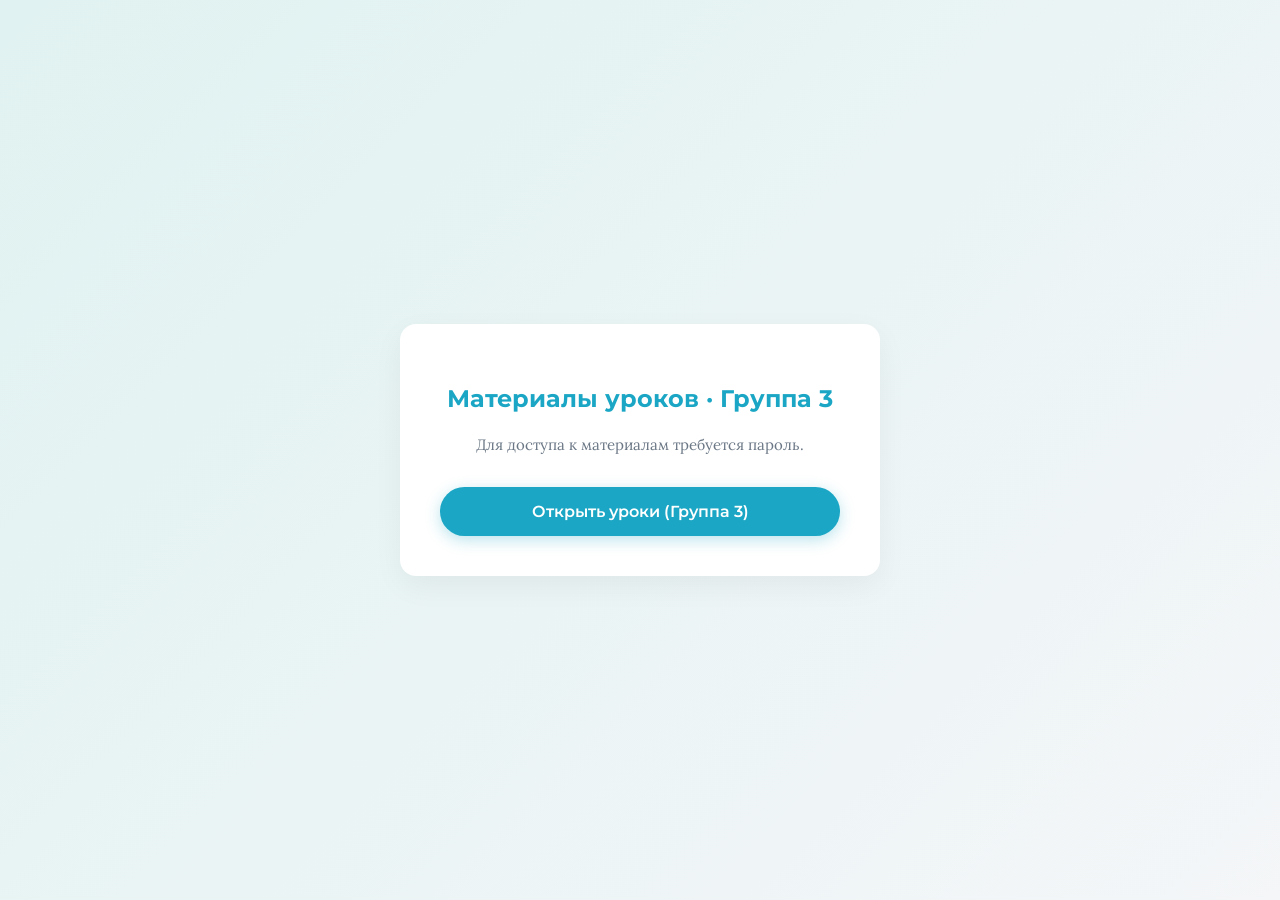
<file: index.html>
<!DOCTYPE html>
<html lang="ru">
<head>
<meta charset="UTF-8">
<meta name="viewport" content="width=device-width, initial-scale=1.0">
<title>Материалы уроков · Группа 3</title>
<link rel="preconnect" href="https://fonts.googleapis.com">
<link rel="preconnect" href="https://fonts.gstatic.com" crossorigin>
<link href="https://fonts.googleapis.com/css2?family=Lora:wght@400;600&family=Montserrat:wght@400;500;600&display=swap" rel="stylesheet">
<style>
  body { font-family: 'Lora', serif; background: #F4F6F8; color: #2C3338; margin: 0; padding: 0; line-height: 1.6; }
  
  /* По умолчанию все экраны скрыты */
  .screen { display: none; }
  
  /* ЭКРАН ВХОДА (активируется классом active) */
  #login-screen.active {
    display: flex;
    height: 100vh;
    align-items: center;
    justify-content: center;
    background: linear-gradient(135deg, #E0F2F1 0%, #F4F6F8 100%);
  }

  .login-box {
    background: #fff;
    padding: 40px;
    border-radius: 16px;
    box-shadow: 0 10px 30px rgba(0,0,0,0.05);
    text-align: center;
    max-width: 400px;
    width: 90%;
  }

  .login-box h1 {
    font-family: 'Montserrat', sans-serif;
    font-size: 24px;
    color: #1AA6C4;
    margin-bottom: 10px;
  }

  .login-box p {
    color: #6B7785;
    margin-bottom: 30px;
    font-size: 15px;
  }

  .btn-open {
    font-family: 'Montserrat', sans-serif;
    background: #1AA6C4;
    color: #fff;
    border: none;
    padding: 15px 30px;
    border-radius: 30px;
    font-size: 16px;
    font-weight: 600;
    cursor: pointer;
    width: 100%;
    transition: background 0.3s;
    box-shadow: 0 4px 15px rgba(26,166,196,0.3);
  }

  .btn-open:hover { background: #158AA3; }

  #pass-container { display: none; margin-top: 20px; }

  .pass-input {
    font-family: 'Montserrat', sans-serif;
    width: 100%;
    padding: 15px;
    border: 2px solid #E4E8EB;
    border-radius: 12px;
    font-size: 16px;
    margin-bottom: 15px;
    outline: none;
    text-align: center;
    transition: border-color 0.2s;
    box-sizing: border-box;
  }

  .pass-input:focus { border-color: #1AA6C4; }

  .error-msg {
    color: #E53935;
    font-family: 'Montserrat', sans-serif;
    font-size: 14px;
    margin-top: 10px;
    display: none;
  }

  /* ЭКРАН УРОКОВ (активируется классом active) */
  #lessons-screen.active {
    display: block;
  }

  .header { background: #1AA6C4; color: #fff; padding: 16px 30px; display: flex; justify-content: space-between; align-items: center; box-shadow: 0 2px 10px rgba(26, 166, 196, 0.2); }
  .brand { font-family: 'Montserrat', sans-serif; font-size: 20px; font-weight: 600; }
  .brand span { font-weight: 400; opacity: 0.8; }
  .container { max-width: 900px; margin: 40px auto; padding: 0 20px; }
  h1.page-title { font-family: 'Montserrat', sans-serif; font-size: 28px; font-weight: 600; margin-bottom: 30px; color: #2C3338; }
  
  .subject-section { margin-bottom: 40px; }
  .subject-title { font-family: 'Montserrat', sans-serif; font-size: 22px; font-weight: 600; color: #1AA6C4; border-bottom: 2px solid #E4E8EB; padding-bottom: 10px; margin-bottom: 20px; }

  .grade-title {
    font-family: 'Montserrat', sans-serif; font-size: 15px; font-weight: 600;
    color: #6B7785; margin: 25px 0 15px 0; display: flex; align-items: center; gap: 10px;
  }
  .grade-title::after { content: ''; flex: 1; height: 1px; background: #E4E8EB; }
  .grade-title.hardcore { color: #8E24AA; }
  .grade-title.hardcore::after { background: #E1BEE7; }

  .lesson-card { 
    background: #fff; border-radius: 12px; padding: 20px; margin-bottom: 12px; 
    box-shadow: 0 2px 10px rgba(0,0,0,0.03); display: flex; justify-content: space-between; 
    align-items: center; text-decoration: none; color: inherit; transition: transform 0.2s, box-shadow 0.2s; 
    border: 1px solid transparent;
  }
  .lesson-card:hover { transform: translateY(-2px); box-shadow: 0 4px 15px rgba(0,0,0,0.08); }
  
  .lesson-card.hardcore-card { border-left: 4px solid #8E24AA; background: #FCFAFF; }
  .lesson-card.hardcore-card:hover { box-shadow: 0 4px 15px rgba(142, 36, 170, 0.1); }

  .lesson-info { flex: 1; }
  .lesson-date { font-family: 'Montserrat', sans-serif; font-size: 13px; font-weight: 500; color: #6B7785; margin-bottom: 4px; }
  .lesson-name { font-family: 'Montserrat', sans-serif; font-size: 18px; font-weight: 500; color: #3b4a54; line-height: 1.4; }
  
  .btn-go { 
    font-family: 'Montserrat', sans-serif; font-size: 14px; font-weight: 500; 
    color: #1AA6C4; background: #F0F7FA; padding: 10px 20px; border-radius: 20px; 
    white-space: nowrap; margin-left: 20px; transition: background 0.2s;
  }
  .lesson-card:hover .btn-go { background: #E0F0F7; }

  .hardcore-card .btn-go { color: #8E24AA; background: #F6F2FA; }
  .hardcore-card:hover .btn-go { background: #EDE7F6; }
</style>
</head>
<body>

  <!-- ЭКРАН 1: ВХОД -->
  <div id="login-screen" class="screen active">
    <div class="login-box">
      <h1>Материалы уроков · Группа 3</h1>
      <p>Для доступа к материалам требуется пароль.</p>
      
      <button class="btn-open" id="btn-show-pass">Открыть уроки (Группа 3)</button>
      
      <div id="pass-container">
        <input type="password" class="pass-input" id="pass-input" placeholder="Введите пароль" autocomplete="off">
        <button class="btn-open" id="btn-submit">Войти</button>
        <div class="error-msg" id="error-msg">Неверный пароль. Попробуйте снова.</div>
      </div>
    </div>
  </div>

  <!-- ЭКРАН 2: УРОКИ -->
  <div id="lessons-screen" class="screen">
    <div class="header">
      <div class="brand">Северное Сияние <span>· Ученик</span></div>
    </div>
    
    <div class="container">
      <h1 class="page-title">Материалы уроков · Группа 3</h1>

      <!-- РУССКИЙ ЯЗЫК -->
      <div class="subject-section">
        <div class="subject-title">Русский язык</div>
        <div class="grade-title">6–7 класс</div>
        <a href="lessons/russian-19-10-narechie.html" class="lesson-card">
          <div class="lesson-info">
            <div class="lesson-date">19 октября</div>
            <div class="lesson-name">Наречие: разряды, правописание, тренажер</div>
          </div>
          <div class="btn-go">Открыть</div>
        </a>
      </div>

      <!-- ИСТОРИЯ -->
      <div class="subject-section">
        <div class="subject-title">История</div>
        <div class="grade-title">6–7 класс</div>
        <a href="lessons/history-19-10-ancient-india.html" class="lesson-card">
          <div class="lesson-info">
            <div class="lesson-date">19 октября</div>
            <div class="lesson-name">Древняя Индия: природа и люди</div>
          </div>
          <div class="btn-go">Открыть</div>
        </a>
      </div>

      <!-- МАТЕМАТИКА (АЛГЕБРА) -->
      <div class="subject-section">
        <div class="subject-title">Математика · Алгебра</div>
        
        <div class="grade-title">6–7 класс</div>
        <a href="lessons/algebra-19-10-zadachi-na-drobi.html" class="lesson-card">
          <div class="lesson-info">
            <div class="lesson-date">19 октября</div>
            <div class="lesson-name">Задачник: текстовые задачи на дроби</div>
          </div>
          <div class="btn-go">Открыть</div>
        </a>

        <a href="lessons/trainer-drobi.html" class="lesson-card">
          <div class="lesson-info">
            <div class="lesson-date">Интерактивный тренажёр</div>
            <div class="lesson-name">Обыкновенные дроби: от разложения до умножения</div>
          </div>
          <div class="btn-go">Открыть</div>
        </a>

        <div class="grade-title hardcore">7 класс</div>
        <a href="lessons/algebra-19-10-uravneniya-drobi-7klass.html" class="lesson-card hardcore-card">
          <div class="lesson-info">
            <div class="lesson-date">19 октября · 12:45</div>
            <div class="lesson-name">Дроби в уравнениях и алгебраических выражениях</div>
          </div>
          <div class="btn-go">Открыть</div>
        </a>
      </div>

    </div>
  </div>

  <script>
    const CORRECT_PASSWORD = "rocket2026";
    const loginScreen = document.getElementById('login-screen');
    const lessonsScreen = document.getElementById('lessons-screen');
    const btnShowPass = document.getElementById('btn-show-pass');
    const passContainer = document.getElementById('pass-container');
    const passInput = document.getElementById('pass-input');
    const btnSubmit = document.getElementById('btn-submit');
    const errorMsg = document.getElementById('error-msg');

    // Показ поля пароля
    btnShowPass.addEventListener('click', () => {
      btnShowPass.style.display = 'none';
      passContainer.style.display = 'block';
      passInput.focus();
    });

    // Проверка пароля
    function checkPassword() {
      // .trim() убирает случайные пробелы в начале и конце
      if (passInput.value.trim() === CORRECT_PASSWORD) {
        loginScreen.classList.remove('active');
        lessonsScreen.classList.add('active');
      } else {
        errorMsg.style.display = 'block';
        passInput.value = ''; 
        passInput.focus();
      }
    }

    btnSubmit.addEventListener('click', checkPassword);

    passInput.addEventListener('keypress', (e) => {
      if (e.key === 'Enter') {
        checkPassword();
      }
    });
  </script>
</body>
</html>
</file>
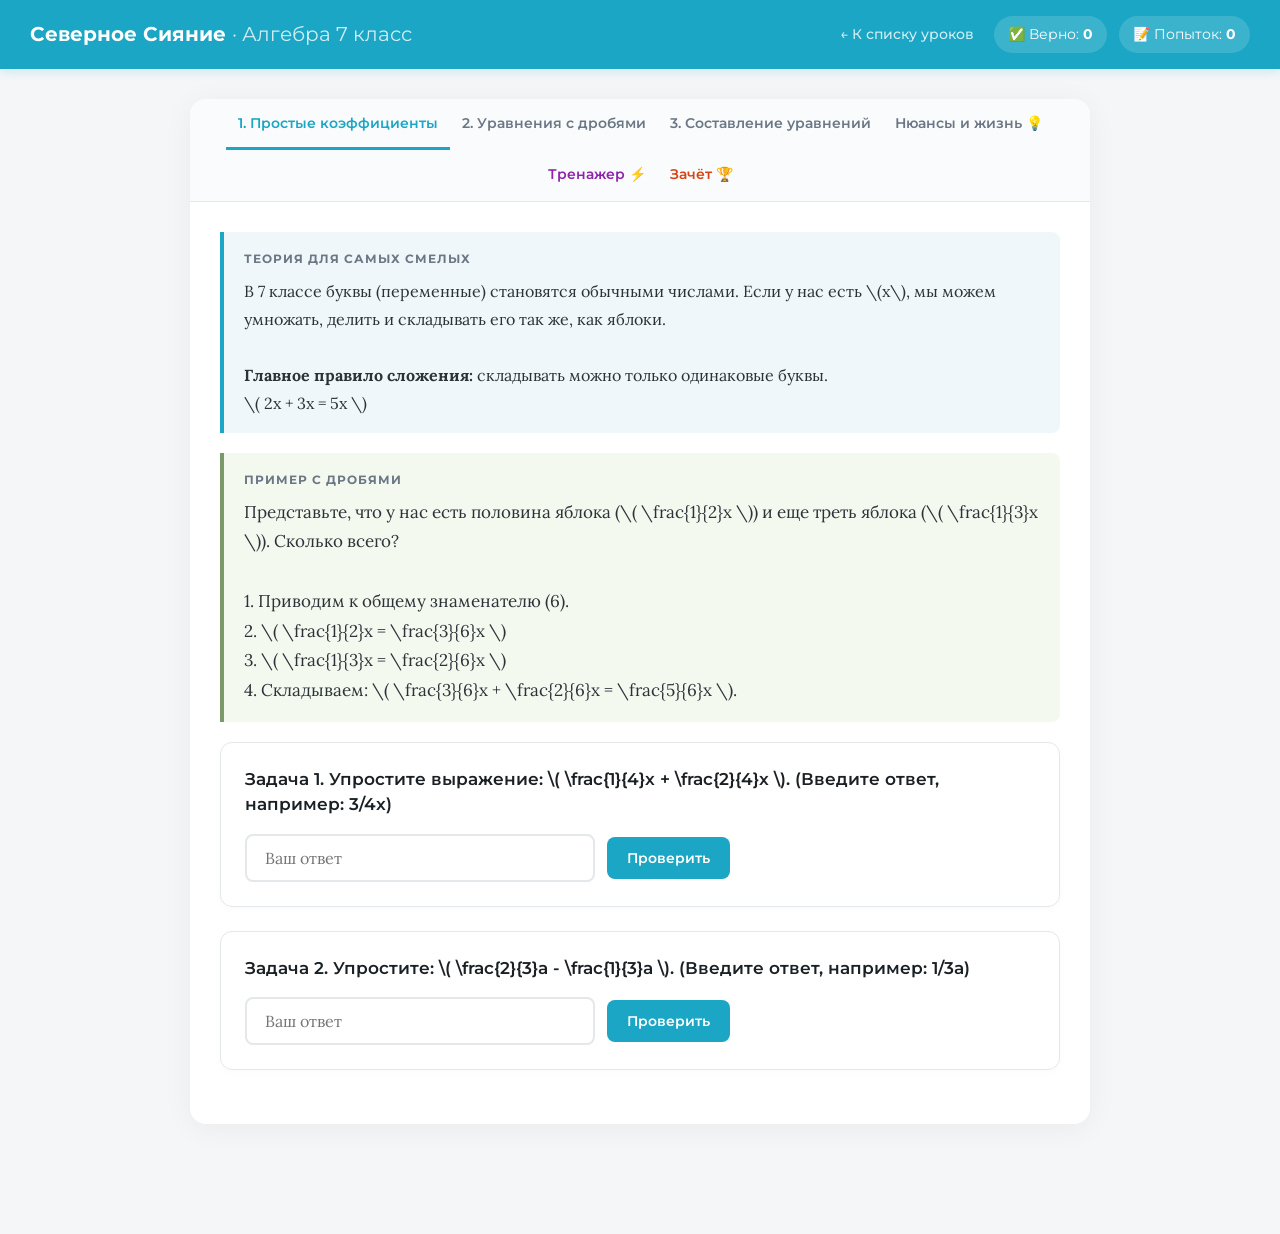
<file: lessons/algebra-19-10-uravneniya-drobi-7klass.html>
<!DOCTYPE html>
<html lang="ru">
<head>
<meta charset="UTF-8">
<meta name="viewport" content="width=device-width, initial-scale=1.0">
<title>Дроби в уравнениях · 7 класс · Северное Сияние</title>
<link rel="preconnect" href="https://fonts.googleapis.com">
<link rel="preconnect" href="https://fonts.gstatic.com" crossorigin>
<link href="https://fonts.googleapis.com/css2?family=Lora:ital,wght@0,400;0,600;1,400&family=Montserrat:wght@400;500;600;700&display=swap" rel="stylesheet">
<style>
  :root {
    --primary: #1AA6C4; --primary-dark: #158AA3; --bg-body: #F4F6F8; --bg-card: #FFFFFF;
    --text-main: #2C3338; --text-muted: #6B7785; --border: #E4E8EB;
    --theory-bg: #F0F7FA; --theory-border: #1AA6C4; --example-bg: #F4F9F0; --example-border: #7A9A6A;
    --success: #4CAF50; --error: #E53935;
    --teacher-pink: #FDF2F8; --teacher-pink-border: #D81B60; --solution-bg: #F8F9FA;
    --hardcore: #8E24AA; --hardcore-bg: #F6F2FA;
  }

  * { box-sizing: border-box; margin: 0; padding: 0; }
  
  body { font-family: 'Lora', Georgia, serif; background: var(--bg-body); color: var(--text-main); line-height: 1.75; font-size: 17px; padding-bottom: 80px; }

  .top-bar { background: var(--primary); color: #fff; padding: 16px 30px; display: flex; justify-content: space-between; align-items: center; box-shadow: 0 2px 10px rgba(26, 166, 196, 0.2); position: sticky; top: 0; z-index: 100; }
  .brand { font-family: 'Montserrat', sans-serif; font-size: 20px; font-weight: 700; }
  .brand span { font-weight: 400; opacity: 0.8; }
  .header-right { display: flex; align-items: center; gap: 20px; }
  .back-link { font-family: 'Montserrat', sans-serif; font-size: 14px; color: #fff; text-decoration: none; font-weight: 500; opacity: 0.8; transition: opacity 0.2s; }
  .back-link:hover { opacity: 1; }
  .stats { display: flex; gap: 12px; font-family: 'Montserrat', sans-serif; font-size: 14px; }
  .stat-item { background: rgba(255, 255, 255, 0.15); padding: 6px 14px; border-radius: 20px; }

  .container { max-width: 900px; margin: 30px auto; background: var(--bg-card); border-radius: 16px; box-shadow: 0 4px 30px rgba(0, 0, 0, 0.05); overflow: hidden; }

  .tabs-nav { display: flex; flex-wrap: wrap; justify-content: center; background: #F9FBFC; border-bottom: 1px solid var(--border); padding: 0 10px; }
  .tab-btn { font-family: 'Montserrat', sans-serif; background: transparent; border: none; padding: 15px 12px; font-size: 14px; font-weight: 600; color: var(--text-muted); cursor: pointer; border-bottom: 3px solid transparent; transition: all 0.2s; white-space: nowrap; }
  .tab-btn:hover { color: var(--primary); }
  .tab-btn.active { color: var(--primary); border-bottom-color: var(--primary); }
  .tab-btn.hardcore-tab { color: var(--hardcore); }
  .tab-btn.hardcore-tab.active { color: var(--hardcore); border-bottom-color: var(--hardcore); background: var(--hardcore-bg); }

  .lesson-content { padding: 30px; }
  .tab-content { display: none; }
  .tab-content.active { display: block; }

  /* Блоки */
  .theory { background: var(--theory-bg); border-left: 4px solid var(--theory-border); border-radius: 0 8px 8px 0; padding: 16px 20px; margin-bottom: 20px; font-size: 16px; }
  .example { background: var(--example-bg); border-left: 4px solid var(--example-border); border-radius: 0 8px 8px 0; padding: 16px 20px; margin-bottom: 20px; }
  .block-label { font-family: 'Montserrat', sans-serif; font-size: 12px; font-weight: 700; text-transform: uppercase; margin-bottom: 8px; letter-spacing: 1px; color: var(--text-muted); }
  
  .fact-box { background: #FFF8E1; border: 2px dashed #FFB300; border-radius: 12px; padding: 20px; margin: 20px 0; }
  .fact-box h3 { color: #F57F17; margin-bottom: 10px; font-family: 'Montserrat', sans-serif; font-size: 18px; }

  /* Задания */
  .task-block { margin-bottom: 24px; background: #fff; padding: 24px; border-radius: 12px; border: 1px solid var(--border); box-shadow: 0 2px 10px rgba(0,0,0,0.02); }
  .task-question { font-family: 'Montserrat', sans-serif; font-size: 17px; font-weight: 600; margin-bottom: 16px; color: #1A2024; line-height: 1.5; }
  .input-row { display: flex; gap: 12px; align-items: center; flex-wrap: wrap; }
  .input-answer { font-family: 'Lora', serif; font-size: 16px; padding: 12px 18px; border: 2px solid var(--border); border-radius: 8px; outline: none; width: 100%; max-width: 350px; transition: border-color 0.2s; }
  .input-answer:focus { border-color: var(--primary); }

  .btn { font-family: 'Montserrat', sans-serif; font-size: 14px; font-weight: 600; padding: 12px 20px; border: none; border-radius: 8px; cursor: pointer; transition: all 0.2s; white-space: nowrap; }
  .btn-primary { background: var(--primary); color: #fff; }
  .btn-primary:hover { background: var(--primary-dark); }
  .btn-hardcore { background: var(--hardcore); color: #fff; }
  .btn-hardcore:hover { background: #7B1FA2; }
  .btn-solution { background: #fff; color: var(--text-muted); border: 2px solid var(--border); }
  .btn-solution:hover { background: #F4F6F8; color: var(--text-main); border-color: #B3BAC1; }

  .feedback { margin-top: 16px; padding: 12px 16px; border-radius: 8px; font-family: 'Montserrat', sans-serif; font-size: 15px; display: none; }
  .feedback.show { display: block; }
  .feedback.success { background: #EBF7EB; color: #2E7D32; border-left: 4px solid var(--success); }
  .feedback.error { background: #FDEDED; color: #C62828; border-left: 4px solid var(--error); }

  .solution-panel { display: none; margin-top: 16px; padding: 16px 20px; background: var(--solution-bg); border: 1px dashed #B3BAC1; border-radius: 8px; font-size: 15px; line-height: 1.6; }
  .solution-panel.show { display: block; }
  
  .answer { display: none; background: var(--teacher-pink); border-left: 5px solid var(--teacher-pink-border); padding: 12px 16px; border-radius: 0 8px 8px 0; margin-top: 16px; font-size: 15px; color: #880E4F; }
  body.teacher-mode .answer { display: block; }

  /* Тренажер */
  .trainer-box { background: var(--hardcore-bg); border: 2px solid var(--hardcore); border-radius: 16px; padding: 24px; margin-top: 20px; }
  .trainer-question { font-size: 22px; margin-bottom: 20px; font-weight: 600; text-align: center; font-family: 'Courier New', monospace; }

  /* Зачет */
  .test-header { display: flex; justify-content: space-between; align-items: center; background: var(--theory-bg); padding: 15px 20px; border-radius: 12px; margin-bottom: 20px; }
  .test-progress { font-family: 'Montserrat', sans-serif; font-size: 15px; font-weight: 600; color: var(--primary); }
  .test-tries { font-family: 'Montserrat', sans-serif; font-size: 14px; color: var(--text-muted); }
  .test-result { text-align: center; padding: 40px 20px; }
  .test-result h2 { font-family: 'Montserrat', sans-serif; font-size: 24px; color: var(--primary); margin-bottom: 15px; }

  @media (max-width: 768px) { 
    .container { margin: 0; border-radius: 0; } .lesson-content { padding: 15px; }
    .top-bar { padding: 15px 20px; flex-direction: column; gap: 10px; align-items: flex-start; } 
    .stats { flex-wrap: wrap; }
    .input-row { flex-direction: column; align-items: stretch; }
    .btn { width: 100%; }
  }
</style>
</head>
<body>

<header class="top-bar">
  <div class="brand">Северное Сияние <span>· Алгебра 7 класс</span></div>
  <div class="header-right">
    <a href="../index.html" class="back-link">&larr; К списку уроков</a>
    <div class="stats">
      <div class="stat-item">✅ Верно: <strong id="score">0</strong></div>
      <div class="stat-item">📝 Попыток: <strong id="attempts">0</strong></div>
    </div>
  </div>
</header>

<div class="container">
  <div class="tabs-nav" id="tabs-nav">
    <button class="tab-btn active" onclick="switchTab(0)">1. Простые коэффициенты</button>
    <button class="tab-btn" onclick="switchTab(1)">2. Уравнения с дробями</button>
    <button class="tab-btn" onclick="switchTab(2)">3. Составление уравнений</button>
    <button class="tab-btn" onclick="switchTab(3)">Нюансы и жизнь 💡</button>
    <button class="tab-btn hardcore-tab" onclick="switchTab(4)">Тренажер ⚡</button>
    <button class="tab-btn" onclick="switchTab(5)" style="color:#D84315;">Зачёт 🏆</button>
  </div>

  <div class="lesson-content">
    
    <!-- ВКЛАДКА 1: ПРОСТЫЕ КОЭФФИЦИЕНТЫ -->
    <div class="tab-content active" id="tab-0">
      <div class="theory">
        <div class="block-label">Теория для самых смелых</div>
        В 7 классе буквы (переменные) становятся обычными числами. Если у нас есть \(x\), мы можем умножать, делить и складывать его так же, как яблоки. 
        <br><br>
        <strong>Главное правило сложения:</strong> складывать можно только одинаковые буквы.
        <br>
        \( 2x + 3x = 5x \)
      </div>
      
      <div class="example">
        <div class="block-label">Пример с дробями</div>
        Представьте, что у нас есть половина яблока (\( \frac{1}{2}x \)) и еще треть яблока (\( \frac{1}{3}x \)). Сколько всего?
        <br><br>
        1. Приводим к общему знаменателю (6).
        <br>
        2. \( \frac{1}{2}x = \frac{3}{6}x \)
        <br>
        3. \( \frac{1}{3}x = \frac{2}{6}x \)
        <br>
        4. Складываем: \( \frac{3}{6}x + \frac{2}{6}x = \frac{5}{6}x \).
      </div>

      <div class="task-block">
        <div class="task-question">Задача 1. Упростите выражение: \( \frac{1}{4}x + \frac{2}{4}x \). (Введите ответ, например: 3/4x)</div>
        <div class="input-row">
          <input type="text" class="input-answer" id="in-0-0" placeholder="Ваш ответ">
          <button class="btn btn-primary" onclick="checkAns('0-0', '3/4x')">Проверить</button>
        </div>
        <div class="feedback" id="fb-0-0"></div>
        <div class="answer"><strong>Ответ:</strong> 3/4x.</div>
      </div>

      <div class="task-block">
        <div class="task-question">Задача 2. Упростите: \( \frac{2}{3}a - \frac{1}{3}a \). (Введите ответ, например: 1/3a)</div>
        <div class="input-row">
          <input type="text" class="input-answer" id="in-0-1" placeholder="Ваш ответ">
          <button class="btn btn-primary" onclick="checkAns('0-1', '1/3a')">Проверить</button>
        </div>
        <div class="feedback" id="fb-0-1"></div>
        <div class="answer"><strong>Ответ:</strong> 1/3a.</div>
      </div>
    </div>

    <!-- ВКЛАДКА 2: УРАВНЕНИЯ -->
    <div class="tab-content" id="tab-1">
      <div class="theory">
        <div class="block-label">Теория: Как решать уравнения</div>
        Уравнение — это весы. То, что слева от знака равно, должно быть равно тому, что справа. 
        <br><br>
        Если перед \(x\) стоит дробь (например, \( \frac{2}{3}x = 4 \)), это значит, что \(x\) умножили на \( \frac{2}{3} \). Чтобы найти \(x\), нужно сделать обратное действие — умножить на перевернутую дробь.
        <br><br>
        \( x = 4 : \frac{2}{3} = 4 \cdot \frac{3}{2} = 6 \).
      </div>
      
      <div class="example">
        <div class="block-label">Пример со скобками</div>
        Решить: \( \frac{1}{2}(x + 4) = 6 \).
        <br><br>
        1. Сначала избавляемся от дроби. Умножаем обе части на 2:
        <br>
        \( x + 4 = 12 \)
        <br>
        2. Переносим 4 вправо с минусом:
        <br>
        \( x = 12 - 4 = 8 \).
      </div>

      <div class="task-block">
        <div class="task-question">Задача 1. Решите уравнение: \( \frac{3}{4}x = 9 \). (Введите ответ)</div>
        <div class="input-row">
          <input type="text" class="input-answer" id="in-1-0" placeholder="x = ...">
          <button class="btn btn-primary" onclick="checkAns('1-0', '12')">Проверить</button>
          <button class="btn btn-solution" onclick="toggleSol('1-0')">Решение</button>
        </div>
        <div class="feedback" id="fb-1-0"></div>
        <div class="solution-panel" id="sol-1-0">x = 9 : 3/4 = 9 * 4/3 = 36/3 = 12.</div>
        <div class="answer"><strong>Ответ:</strong> 12.</div>
      </div>

      <div class="task-block">
        <div class="task-question">Задача 2. Решите уравнение: \( \frac{1}{3}x + \frac{1}{2}x = 5 \).</div>
        <div class="input-row">
          <input type="text" class="input-answer" id="in-1-1" placeholder="x = ...">
          <button class="btn btn-primary" onclick="checkAns('1-1', '6')">Проверить</button>
          <button class="btn btn-solution" onclick="toggleSol('1-1')">Решение</button>
        </div>
        <div class="feedback" id="fb-1-1"></div>
        <div class="solution-panel" id="sol-1-1">1) Приводим к общему знаменателю 6: 2/6x + 3/6x = 5. <br>2) 5/6x = 5. <br>3) x = 5 : 5/6 = 5 * 6/5 = 6.</div>
        <div class="answer"><strong>Ответ:</strong> 6.</div>
      </div>
    </div>

    <!-- ВКЛАДКА 3: СОСТАВЛЕНИЕ УРАВНЕНИЙ -->
    <div class="tab-content" id="tab-2">
      <div class="theory">
        <div class="block-label">Теория: Задачи из жизни</div>
        В задачах часто неизвестное берется за \(x\). А потом по условию составляется уравнение. 
        <br><br>
        <strong>Лайфхак:</strong> всегда читайте задачу по частям. «Пусть \(x\) — это...». А потом ищите, что можно приравнять.
      </div>
      
      <div class="example">
        <div class="block-label">Пример</div>
        В книге 120 страниц. Ученик прочитал \( \frac{2}{3} \) книги, а затем еще 10 страниц. Сколько страниц ему осталось прочитать?
        <br><br>
        Пусть \(x\) — осталось прочитать.
        <br>
        \( x = 120 - (\frac{2}{3} \cdot 120 + 10) \).
        <br>
        \( x = 120 - (80 + 10) = 120 - 90 = 30 \).
      </div>

      <div class="task-block">
        <div class="task-question">Задача 1. Мама купила 12 кг яблок. Из \( \frac{1}{3} \) всех яблок сварили варенье. Сколько кг яблок осталось? (Введите ответ)</div>
        <div class="input-row">
          <input type="text" class="input-answer" id="in-2-0" placeholder="Введите число">
          <button class="btn btn-primary" onclick="checkAns('2-0', '8')">Проверить</button>
          <button class="btn btn-solution" onclick="toggleSol('2-0')">Решение</button>
        </div>
        <div class="feedback" id="fb-2-0"></div>
        <div class="solution-panel" id="sol-2-0">1) 12 * 1/3 = 4 кг (сварили). <br>2) 12 - 4 = 8 кг (осталось).</div>
        <div class="answer"><strong>Ответ:</strong> 8.</div>
      </div>

      <div class="task-block">
        <div class="task-question">Задача 2. Составьте и решите уравнение: Задумали число \(x\). Умножили его на \( \frac{2}{5} \) и получили 8. Какое число задумали?</div>
        <div class="input-row">
          <input type="text" class="input-answer" id="in-2-1" placeholder="Введите число">
          <button class="btn btn-primary" onclick="checkAns('2-1', '20')">Проверить</button>
        </div>
        <div class="feedback" id="fb-2-1"></div>
        <div class="answer"><strong>Ответ:</strong> 20. (Уравнение: 2/5x = 8 -> x = 8 : 2/5 = 20).</div>
      </div>
    </div>

    <!-- ВКЛАДКА 4: НЮАНСЫ И ЖИЗНЬ -->
    <div class="tab-content" id="tab-3">
      <div class="fact-box">
        <h3>Интересные факты о дробях</h3>
        <ul>
          <li><strong>Древний Вавилон:</strong> Там использовали шестидесятеричные дроби (со знаменателем 60). Именно оттуда к нам пришло деление часа на 60 минут, а минуты на 60 секунд.</li>
          <li><strong>Знак процента (%):</strong> Это тоже дробь. Это сокращенная запись \( \frac{1}{100} \). Слово «процент» переводится с латыни как «со ста».</li>
          <li><strong>Египетские дроби:</strong> В Древнем Египте использовали только дроби, где в числителе была единица (1/2, 1/3, 1/4). Им было сложнее считать, чем нам!</li>
        </ul>
      </div>

      <div class="theory" style="background: #E8F5E9; border-color: #4CAF50;">
        <div class="block-label" style="color: #2E7D32;">Нюансы (где легко ошибиться)</div>
        <p><strong>1. Сокращение.</strong> Когда решаете уравнение с дробями, всегда сокращайте то, что можно, до того как начать вычисления. Это спасет от больших чисел.</p>
        <p><strong>2. Знак минус.</strong> Если перед дробью стоит минус, он применяется ко всему числителю. \( -\frac{x+2}{3} = \frac{-x-2}{3} \).</p>
        <p><strong>3. Умножение на скобку.</strong> Если \( \frac{x}{2} = 5 \), мы умножаем обе части на 2. Получаем \( x = 10 \). Это базовый перенос.</p>
      </div>

      <div class="theory" style="background: #F0F7FA; border-color: #1AA6C4;">
        <div class="block-label">Где это в жизни?</div>
        Представьте, что вы строите дом. Смета — это уравнение. Вы знаете, что \( \frac{1}{4} \) бюджета уйдет на фундамент, \( \frac{1}{2} \) — на стены, а остальное на крышу. Если вы знаете, сколько стоит фундамент, вы можете составить уравнение и узнать общий бюджет.
      </div>
    </div>

    <!-- ВКЛАДКА 5: ТРЕНАЖЕР -->
    <div class="tab-content" id="tab-4">
      <div class="trainer-box">
        <h3 style="font-family: 'Montserrat'; color: var(--hardcore); margin-bottom: 15px;">⚡ Тренажер по дробным уравнениям</h3>
        <p style="margin-bottom: 20px;">Задания генерируются случайно. Ограничений по времени нет.</p>
        
        <div class="task-block" style="border-color: var(--hardcore);">
          <div class="trainer-question" id="trainer-q">Загрузка...</div>
          <div class="input-row" style="justify-content: center;">
            <input type="text" class="input-answer" id="trainer-in" placeholder="x = ..." style="text-align: center;">
            <button class="btn btn-hardcore" onclick="checkTrainer()">Проверить</button>
            <button class="btn btn-next" style="background:#fff; color:var(--hardcore); border:2px solid var(--hardcore);" onclick="nextTrainer()">Другая &rarr;</button>
          </div>
          <div class="feedback" id="fb-trainer" style="text-align: center;"></div>
        </div>
      </div>
    </div>

    <!-- ВКЛАДКА 6: ЗАЧЁТ -->
    <div class="tab-content" id="tab-5">
      <div id="test-start-view" style="text-align: center; padding: 40px 20px;">
        <h2 style="font-family:'Montserrat'; color:var(--primary); margin-bottom:15px;">Зачёт по уравнениям с дробями</h2>
        <p style="margin-bottom:20px; color:#666;">5 вопросов из базы. На каждый дается 2 попытки.</p>
        <button class="btn btn-primary" onclick="startQuiz()" style="font-size: 18px; padding: 15px 40px;">Начать зачёт</button>
      </div>
      <div id="test-question-view" style="display: none;">
        <div class="test-header">
          <div class="test-progress" id="test-progress">Вопрос 1 из 5</div>
          <div class="test-tries" id="test-tries">Попыток: 2</div>
        </div>
        <div class="task-block" style="min-height: 200px;">
          <div class="task-question" id="test-q" style="font-size: 18px; margin-bottom: 20px; font-family:'Courier New', monospace;"></div>
          <div class="input-row">
            <input type="text" class="input-answer" id="test-in" placeholder="Введите ответ">
            <button class="btn btn-primary" onclick="checkQuizAns()" id="test-btn-check">Ответить</button>
          </div>
          <div class="feedback" id="fb-test"></div>
          <div id="test-next-wrap" style="display: none; margin-top: 20px;">
            <button class="btn btn-primary" onclick="nextQuizQuestion()" style="width: 100%;">Следующий вопрос &rarr;</button>
          </div>
          <div class="solution-panel" id="sol-test"></div>
        </div>
      </div>
      <div id="test-result-view" style="display: none;" class="test-result">
        <h2>Зачёт завершен!</h2>
        <p style="font-size: 20px; margin-bottom: 20px;">Ваш результат: <strong id="test-score" style="color: var(--success); font-size: 28px;"></strong> из 5</p>
        <button class="btn btn-primary" onclick="startQuiz()">Пройти ещё раз</button>
      </div>
    </div>

  </div>
</div>

<script>
  if (window.location.search.includes('mode=teacher')) {
    document.body.classList.add('teacher-mode');
  }

  let score = 0, attempts = 0;

  function switchTab(index) {
    document.querySelectorAll('.tab-btn').forEach((btn, i) => btn.classList.toggle('active', i === index));
    document.querySelectorAll('.tab-content').forEach((el, i) => el.classList.toggle('active', i === index));
    if (index === 4 && document.getElementById('trainer-q').innerText.includes('Загрузка')) nextTrainer();
  }

  // Универсальная функция нормализации ответа
  function normalizeAnswer(str) {
    let s = str.toLowerCase().replace(/\s+/g, '');
    s = s.replace(/[.,;:!?()]/g, '');
    s = s.replace(/x=/g, ''); // Убираем "x =" если ученик написал
    return s;
  }

  function checkAns(id, correctStr) {
    const input = document.getElementById('in-' + id);
    const fb = document.getElementById('fb-' + id);
    const userStr = input.value.trim();
    if (!userStr) return;
    attempts++;
    
    if (normalizeAnswer(userStr) === normalizeAnswer(correctStr)) {
      score++;
      fb.className = 'feedback show success';
      fb.innerHTML = '✅ <strong>Верно!</strong>';
    } else {
      fb.className = 'feedback show error';
      fb.innerHTML = '❌ <strong>Не совсем.</strong> Проверьте ответ.';
    }
    document.getElementById('score').textContent = score;
    document.getElementById('attempts').textContent = attempts;
  }

  function toggleSol(id) {
    document.getElementById('sol-' + id).classList.toggle('show');
  }

  // === ТРЕНАЖЕР ===
  const getRandomInt = (min, max) => Math.floor(Math.random() * (max - min + 1)) + min;
  
  let currentTrainerTask = null;

  function nextTrainer() {
    const type = getRandomInt(1, 3);
    let q = '', a = '';

    if (type === 1) {
      // ax = b
      let num = getRandomInt(1, 5);
      let den = getRandomInt(num + 1, 8);
      let ans = getRandomInt(2, 10);
      let b = num * ans;
      if (b % den === 0) {
         q = `Решите уравнение: <br><span style="font-size: 28px; color: #8E24AA;">${num}/${den} · x = ${b / den}</span>`;
         a = ans.toString();
      } else {
         // fallback
         q = `Решите уравнение: <br><span style="font-size: 28px; color: #8E24AA;">1/2 · x = 5</span>`;
         a = "10";
      }
    } else if (type === 2) {
      // ax + bx = c
      let ans = getRandomInt(2, 12);
      let n1 = getRandomInt(1, 3);
      let d1 = getRandomInt(n1 + 1, 5);
      let n2 = getRandomInt(1, 3);
      let d2 = getRandomInt(n2 + 1, 5);
      
      let sumCoeff = (n1/d1) + (n2/d2);
      let c = sumCoeff * ans;
      
      if (Number.isInteger(c)) {
        q = `Решите уравнение: <br><span style="font-size: 24px; color: #8E24AA;">${n1}/${d1}x + ${n2}/${d2}x = ${c}</span>`;
        a = ans.toString();
      } else {
         q = `Решите уравнение: <br><span style="font-size: 24px; color: #8E24AA;">1/3x + 1/6x = 4</span>`;
         a = "8";
      }
    } else {
      // a(x+b) = c
      let ans = getRandomInt(2, 10);
      let n = getRandomInt(1, 3);
      let d = getRandomInt(n + 1, 5);
      let b_inside = getRandomInt(1, 5);
      let c = (n/d) * (ans + b_inside);
      
      if (Number.isInteger(c)) {
        q = `Решите уравнение: <br><span style="font-size: 24px; color: #8E24AA;">${n}/${d} · (x + ${b_inside}) = ${c}</span>`;
        a = ans.toString();
      } else {
         q = `Решите уравнение: <br><span style="font-size: 24px; color: #8E24AA;">1/2 · (x + 2) = 6</span>`;
         a = "10";
      }
    }

    currentTrainerTask = { q, a };
    document.getElementById('trainer-q').innerHTML = currentTrainerTask.q;
    document.getElementById('trainer-in').value = '';
    document.getElementById('fb-trainer').className = 'feedback';
  }

  function checkTrainer() {
    const input = document.getElementById('trainer-in');
    const fb = document.getElementById('fb-trainer');
    const userStr = input.value.trim();
    if (!userStr) return;
    attempts++;
    
    if (normalizeAnswer(userStr) === normalizeAnswer(currentTrainerTask.a)) {
      score++;
      fb.className = 'feedback show success';
      fb.innerHTML = '✅ <strong>Верно!</strong>';
    } else {
      fb.className = 'feedback show error';
      fb.innerHTML = '❌ <strong>Не совсем.</strong> Правильный ответ: ' + currentTrainerTask.a;
    }
    document.getElementById('score').textContent = score;
    document.getElementById('attempts').textContent = attempts;
  }

  // === ЗАЧЁТ ===
  const quizPool = [
    { q: "Решите уравнение: 2/3 · x = 8", a: "12" },
    { q: "Решите уравнение: 1/2 · x = 15", a: "30" },
    { q: "Решите уравнение: 3/5 · x = 9", a: "15" },
    { q: "Решите уравнение: 1/3x + 2/3x = 10", a: "10" },
    { q: "Решите уравнение: 1/2x + 1/4x = 6", a: "8" },
    { q: "Решите уравнение: 1/5x + 3/10x = 2", a: "4" },
    { q: "Решите уравнение: 1/2 · (x + 4) = 6", a: "8" },
    { q: "Решите уравнение: 1/3 · (x - 2) = 4", a: "14" },
    { q: "Упростите: 1/4x + 2/4x", a: "3/4x" },
    { q: "Упростите: 5/6a - 1/6a", a: "4/6a" }
  ];

  let quizState = { qs: [], idx: 0, score: 0, tries: 0, currentQ: null };

  function startQuiz() {
    let shuffled = [...quizPool].sort(() => 0.5 - Math.random());
    quizState.qs = shuffled.slice(0, 5);
    quizState.idx = 0; quizState.score = 0;
    document.getElementById('test-start-view').style.display = 'none';
    document.getElementById('test-result-view').style.display = 'none';
    document.getElementById('test-question-view').style.display = 'block';
    loadQuizQuestion();
  }

  function loadQuizQuestion() {
    quizState.tries = 0;
    quizState.currentQ = quizState.qs[quizState.idx];
    document.getElementById('test-progress').innerText = `Вопрос ${quizState.idx + 1} из 5`;
    document.getElementById('test-tries').innerText = `Попыток: 2`;
    document.getElementById('test-q').innerText = quizState.currentQ.q;
    document.getElementById('test-in').value = '';
    document.getElementById('test-in').disabled = false;
    document.getElementById('fb-test').className = 'feedback';
    document.getElementById('sol-test').classList.remove('show');
    document.getElementById('test-next-wrap').style.display = 'none';
    document.getElementById('test-btn-check').style.display = 'inline-block';
    document.getElementById('test-btn-check').innerText = 'Ответить';
  }

  function checkQuizAns() {
    const input = document.getElementById('test-in');
    const fb = document.getElementById('fb-test');
    const userStr = input.value.trim();
    if (!userStr) return;
    quizState.tries++;
    
    if (document.body.classList.contains('teacher-mode')) {
        fb.className = 'feedback show success';
        fb.innerHTML = `Ответ: ${quizState.currentQ.a}`;
        finishQuizQuestion();
        return;
    }
    
    if (normalizeAnswer(userStr) === normalizeAnswer(quizState.currentQ.a)) {
      quizState.score++; score++;
      fb.className = 'feedback show success';
      fb.innerHTML = '✅ <strong>Верно!</strong>';
      finishQuizQuestion();
    } else {
      if (quizState.tries >= 2) {
        fb.className = 'feedback show error';
        fb.innerHTML = '❌ <strong>Попытки закончились.</strong> Правильный ответ показан ниже.';
        document.getElementById('sol-test').innerHTML = `<strong>Правильный ответ:</strong> ${quizState.currentQ.a}`;
        document.getElementById('sol-test').classList.add('show');
        finishQuizQuestion();
      } else {
        quizState.tries--;
        fb.className = 'feedback show error';
        fb.innerHTML = `❌ <strong>Не совсем.</strong> У вас осталась <strong>1 попытка</strong>.`;
        document.getElementById('test-tries').innerText = `Попыток: 1`;
        input.value = '';
        quizState.tries++;
      }
    }
    document.getElementById('score').textContent = score;
    document.getElementById('attempts').textContent = quizState.idx + 1;
  }

  function finishQuizQuestion() {
    document.getElementById('test-in').disabled = true;
    document.getElementById('test-btn-check').style.display = 'none';
    document.getElementById('test-next-wrap').style.display = 'block';
    if (quizState.idx === 4) document.querySelector('#test-next-wrap .btn').innerText = 'Завершить зачёт';
  }

  function nextQuizQuestion() {
    quizState.idx++;
    if (quizState.idx >= 5) {
      document.getElementById('test-question-view').style.display = 'none';
      document.getElementById('test-result-view').style.display = 'block';
      document.getElementById('test-score').innerText = `${quizState.score} / 5`;
    } else {
      loadQuizQuestion();
    }
  }
</script>

</body>
</html>
</file>
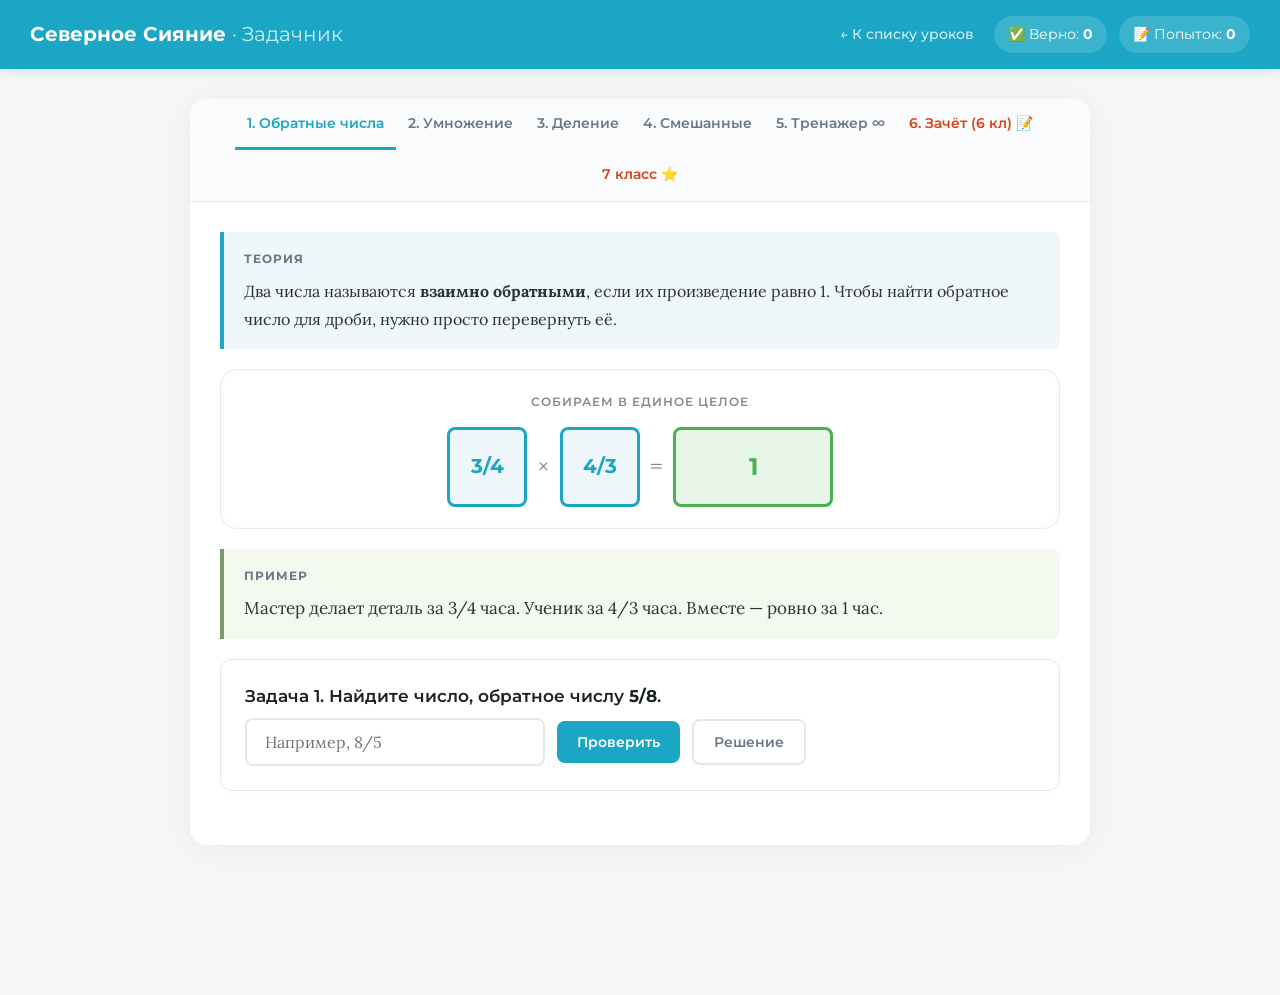
<file: lessons/algebra-19-10-zadachi-na-drobi.html>
<!DOCTYPE html>
<html lang="ru">
<head>
<meta charset="UTF-8">
<meta name="viewport" content="width=device-width, initial-scale=1.0">
<title>Задачник: дроби · Северное Сияние</title>
<link rel="preconnect" href="https://fonts.googleapis.com">
<link rel="preconnect" href="https://fonts.gstatic.com" crossorigin>
<link href="https://fonts.googleapis.com/css2?family=Lora:ital,wght@0,400;0,600;1,400&family=Montserrat:wght@400;500;600;700&display=swap" rel="stylesheet">
<style>
  :root {
    --primary: #1AA6C4; --primary-dark: #158AA3; --bg-body: #F4F6F8; --bg-card: #FFFFFF;
    --text-main: #2C3338; --text-muted: #6B7785; --border: #E4E8EB;
    --theory-bg: #F0F7FA; --theory-border: #1AA6C4; --example-bg: #F4F9F0; --example-border: #7A9A6A;
    --gold-bg: #FFF9E6; --gold-border: #F5B301; --success: #4CAF50; --error: #E53935;
    --teacher-pink: #FDF2F8; --teacher-pink-border: #D81B60; --solution-bg: #F8F9FA;
    --level-1: #2196F3; --level-2: #8E24AA; --level-3: #F5B301;
    --hardcore: #FF5722; --hardcore-bg: #FBE9E7;
  }

  * { box-sizing: border-box; margin: 0; padding: 0; }
  
  body { font-family: 'Lora', Georgia, serif; background: var(--bg-body); color: var(--text-main); line-height: 1.75; font-size: 17px; padding-bottom: 120px; overflow-x: hidden; }

  /* === КОТИК (ТЕПЕРЬ МЕДЛЕННЫЙ) === */
  .cat-container {
    position: fixed;
    bottom: 10px;
    left: 0;
    width: 100%;
    height: 60px;
    pointer-events: none;
    z-index: 50;
    overflow: hidden;
  }
  .walking-cat {
    font-size: 40px;
    position: absolute;
    bottom: 0;
    left: -60px;
    /* Увеличили время с 45s до 120s */
    animation: catLife 120s infinite linear;
    transform-origin: bottom center;
  }
  
  @keyframes catLife {
    /* Медленно идет направо (первые 36 секунд) */
    0%   { left: -60px; transform: scaleX(-1) translateY(0) scale(1, 1); }
    30%  { left: 80%; transform: scaleX(-1) translateY(0) scale(1, 1); }
    
    /* Остановился, потягивается (пауза) */
    33%  { left: 80%; transform: scaleX(-1) translateY(0) scale(1, 1); }
    35%  { left: 80%; transform: scaleX(-1) translateY(0) scale(1.3, 0.7); }
    37%  { left: 80%; transform: scaleX(-1) translateY(0) scale(1, 1); }
    
    /* Прыжок */
    39%  { left: 80%; transform: scaleX(-1) translateY(-40px) scale(1, 1); }
    41%  { left: 80%; transform: scaleX(-1) translateY(0) scale(1, 1); }
    
    /* Развернулся и медленно идет налево (следующие 32 секунды) */
    43%  { left: 80%; transform: scaleX(1) translateY(0) scale(1, 1); }
    70%  { left: 20%; transform: scaleX(1) translateY(0) scale(1, 1); }
    
    /* Остановился, потягивается */
    73%  { left: 20%; transform: scaleX(1) translateY(0) scale(1, 1); }
    75%  { left: 20%; transform: scaleX(1) translateY(0) scale(1.3, 0.7); }
    77%  { left: 20%; transform: scaleX(1) translateY(0) scale(1, 1); }
    
    /* Прыжок */
    79%  { left: 20%; transform: scaleX(1) translateY(-40px) scale(1, 1); }
    81%  { left: 20%; transform: scaleX(1) translateY(0) scale(1, 1); }
    
    /* Развернулся и медленно уходит направо за экран */
    83%  { left: 20%; transform: scaleX(-1) translateY(0) scale(1, 1); }
    100% { left: 110%; transform: scaleX(-1) translateY(0) scale(1, 1); }
  }
  
  .walking-cat::after {
    content: '';
    display: block;
    width: 100%;
    height: 10px;
    background: rgba(0,0,0,0.1);
    border-radius: 50%;
    position: absolute;
    bottom: -5px;
    animation: shadowPulse 0.6s infinite alternate;
  }
  @keyframes shadowPulse {
    from { transform: scale(1); opacity: 0.5; }
    to { transform: scale(0.8); opacity: 0.2; }
  }

  /* === ОСНОВНОЙ ИНТЕРФЕЙС === */
  .top-bar { background: var(--primary); color: #fff; padding: 16px 30px; display: flex; justify-content: space-between; align-items: center; box-shadow: 0 2px 10px rgba(26, 166, 196, 0.2); position: sticky; top: 0; z-index: 100; }
  .brand { font-family: 'Montserrat', sans-serif; font-size: 20px; font-weight: 700; }
  .brand span { font-weight: 400; opacity: 0.8; }
  .header-right { display: flex; align-items: center; gap: 20px; }
  .back-link { font-family: 'Montserrat', sans-serif; font-size: 14px; color: #fff; text-decoration: none; font-weight: 500; opacity: 0.8; transition: opacity 0.2s; }
  .back-link:hover { opacity: 1; }
  .stats { display: flex; gap: 12px; font-family: 'Montserrat', sans-serif; font-size: 14px; }
  .stat-item { background: rgba(255, 255, 255, 0.15); padding: 6px 14px; border-radius: 20px; }

  .container { max-width: 900px; margin: 30px auto; background: var(--bg-card); border-radius: 16px; box-shadow: 0 4px 30px rgba(0, 0, 0, 0.05); overflow: hidden; position: relative; z-index: 10; }

  .tabs-nav { display: flex; flex-wrap: wrap; justify-content: center; background: #F9FBFC; border-bottom: 1px solid var(--border); padding: 0 10px; }
  .tab-btn { font-family: 'Montserrat', sans-serif; background: transparent; border: none; padding: 15px 12px; font-size: 14px; font-weight: 600; color: var(--text-muted); cursor: pointer; border-bottom: 3px solid transparent; transition: all 0.2s; white-space: nowrap; }
  .tab-btn:hover { color: var(--primary); }
  .tab-btn.active { color: var(--primary); border-bottom-color: var(--primary); }
  .tab-btn.hardcore-tab { color: #D84315; }
  .tab-btn.hardcore-tab.active { color: #D84315; border-bottom-color: #D84315; background: #FBE9E7; }

  .lesson-content { padding: 30px; }
  .tab-content { display: none; }
  .tab-content.active { display: block; }

  /* Подвкладки для 7 класса */
  .sub-tabs { display: flex; gap: 10px; margin-bottom: 20px; background: #fff; padding: 5px; border-radius: 12px; border: 1px solid #FFCCBC; }
  .sub-tab-btn { flex: 1; padding: 10px; border: none; background: transparent; font-family: 'Montserrat'; font-weight: 600; font-size: 15px; color: #888; border-radius: 8px; cursor: pointer; transition: 0.2s; }
  .sub-tab-btn.active { background: var(--hardcore); color: #fff; box-shadow: 0 2px 10px rgba(255,87,34,0.3); }
  .sub-content { display: none; }
  .sub-content.active { display: block; }

  /* Визуализации */
  .visual-container { background: #fff; border: 1px solid #EAEAEA; border-radius: 16px; padding: 20px; margin: 20px 0; min-height: 160px; display: flex; flex-direction: column; align-items: center; justify-content: center; box-shadow: inset 0 2px 10px rgba(0,0,0,0.02); }
  .visual-title { font-family: 'Montserrat', sans-serif; font-size: 12px; color: #888; font-weight: 600; margin-bottom: 15px; text-transform: uppercase; letter-spacing: 1px; }

  /* Пазл */
  .reciprocal-puzzle { display: flex; align-items: center; gap: 10px; }
  .puzzle-piece { width: 80px; height: 80px; border: 3px solid #1AA6C4; border-radius: 8px; display: flex; align-items: center; justify-content: center; font-family: 'Montserrat', sans-serif; font-size: 20px; font-weight: 700; color: #1AA6C4; background: #F0F7FA; }
  .puzzle-plus { font-size: 24px; color: #888; }
  .puzzle-whole { width: 160px; height: 80px; border: 3px solid #4CAF50; border-radius: 8px; display: flex; align-items: center; justify-content: center; font-family: 'Montserrat', sans-serif; font-size: 24px; font-weight: 700; color: #4CAF50; background: #E8F5E9; }

  /* Умножение (Сетка) */
  .mult-grid { display: grid; grid-template-columns: repeat(4, 1fr); grid-template-rows: repeat(3, 1fr); width: 200px; height: 150px; border: 2px solid #555; }
  .mult-cell { border: 1px solid #ddd; background: #fff; }
  .mult-cell.x { background: rgba(33, 150, 243, 0.2); }
  .mult-cell.y { background: rgba(245, 179, 1, 0.2); }
  .mult-cell.xy { background: #A5D6A7; border-color: #4CAF50; }

  /* Деление */
  .div-visual { display: flex; align-items: flex-end; gap: 15px; }
  .big-container { width: 150px; height: 60px; border: 3px solid #555; border-radius: 8px 8px 0 0; position: relative; background: #fff; overflow: hidden; }
  .big-liquid { position: absolute; bottom: 0; left: 0; width: 75%; height: 100%; background: #90CAF9; }
  .small-cup { width: 30px; height: 40px; border: 2px solid #555; border-radius: 4px 4px 0 0; position: relative; background: #fff; }
  .small-liquid { position: absolute; bottom: 0; width: 100%; height: 100%; background: #4CAF50; }

  /* Блоки правил */
  .theory { background: var(--theory-bg); border-left: 4px solid var(--theory-border); border-radius: 0 8px 8px 0; padding: 16px 20px; margin-bottom: 20px; font-size: 16px; }
  .example { background: var(--example-bg); border-left: 4px solid var(--example-border); border-radius: 0 8px 8px 0; padding: 16px 20px; margin-bottom: 20px; }
  .block-label { font-family: 'Montserrat', sans-serif; font-size: 12px; font-weight: 700; text-transform: uppercase; margin-bottom: 8px; letter-spacing: 1px; color: var(--text-muted); }

  /* Задания */
  .task-block { margin-bottom: 24px; background: #fff; padding: 24px; border-radius: 12px; border: 1px solid var(--border); box-shadow: 0 2px 10px rgba(0,0,0,0.02); }
  .task-question { font-family: 'Montserrat', sans-serif; font-size: 17px; font-weight: 600; margin-bottom: 8px; color: #1A2024; line-height: 1.5; }
  .task-hint { font-size: 14px; color: var(--text-muted); margin-bottom: 16px; font-style: italic; }

  .input-row { display: flex; gap: 12px; align-items: center; flex-wrap: wrap; }
  .input-answer { font-family: 'Lora', serif; font-size: 16px; padding: 12px 18px; border: 2px solid var(--border); border-radius: 8px; outline: none; width: 100%; max-width: 300px; transition: border-color 0.2s; }
  .input-answer:focus { border-color: var(--primary); }

  .btn { font-family: 'Montserrat', sans-serif; font-size: 14px; font-weight: 600; padding: 12px 20px; border: none; border-radius: 8px; cursor: pointer; transition: all 0.2s; white-space: nowrap; }
  .btn-primary { background: var(--primary); color: #fff; }
  .btn-primary:hover { background: var(--primary-dark); }
  .btn-solution { background: #fff; color: var(--text-muted); border: 2px solid var(--border); }
  .btn-solution:hover { background: #F4F6F8; color: var(--text-main); border-color: #B3BAC1; }
  
  .btn-hardcore { background: var(--hardcore); color: #fff; }
  .btn-hardcore:hover { background: #E64A19; }

  .feedback { margin-top: 16px; padding: 12px 16px; border-radius: 8px; font-family: 'Montserrat', sans-serif; font-size: 15px; display: none; }
  .feedback.show { display: block; }
  .feedback.success { background: #EBF7EB; color: #2E7D32; border-left: 4px solid var(--success); }
  .feedback.error { background: #FDEDED; color: #C62828; border-left: 4px solid var(--error); }

  .solution-panel { display: none; margin-top: 16px; padding: 16px 20px; background: var(--solution-bg); border: 1px dashed #B3BAC1; border-radius: 8px; font-size: 15px; line-height: 1.6; }
  .solution-panel.show { display: block; }
  
  .answer { display: none; background: var(--teacher-pink); border-left: 5px solid var(--teacher-pink-border); padding: 12px 16px; border-radius: 0 8px 8px 0; margin-top: 16px; font-size: 15px; color: #880E4F; }
  body.teacher-mode .answer { display: block; }

  /* ЗАЧЁТ */
  .test-header { display: flex; justify-content: space-between; align-items: center; background: var(--theory-bg); padding: 15px 20px; border-radius: 12px; margin-bottom: 20px; }
  .test-progress { font-family: 'Montserrat', sans-serif; font-size: 15px; font-weight: 600; color: var(--primary); }
  .test-tries { font-family: 'Montserrat', sans-serif; font-size: 14px; color: var(--text-muted); }
  .test-result { text-align: center; padding: 40px 20px; }
  .test-result h2 { font-family: 'Montserrat', sans-serif; font-size: 24px; color: var(--primary); margin-bottom: 15px; }

  /* ХАРДКОР */
  .hardcore-container { background: var(--hardcore-bg); border: 2px solid var(--hardcore); border-radius: 16px; padding: 20px; margin: 20px 0; }
  .hardcore-title { font-family: 'Montserrat', sans-serif; font-size: 18px; font-weight: 700; color: var(--hardcore); margin-bottom: 15px; text-align: center; }
  .hardcore-q { font-family: 'Courier New', monospace; font-size: 20px; font-weight: 700; color: #1A2024; background: #fff; padding: 15px; border-radius: 8px; text-align: center; margin-bottom: 20px; border-left: 4px solid var(--hardcore); }

  /* Стили для 7 класса зачёт */
  .hardcore-test .test-progress { color: var(--hardcore); }
  .hardcore-test .btn-primary { background: var(--hardcore); }
  .hardcore-test .task-block { border-color: #FFCCBC; }

  @media (max-width: 768px) { 
    .container { margin: 0; border-radius: 0; } .lesson-content { padding: 15px; }
    .top-bar { padding: 15px 20px; flex-direction: column; gap: 10px; align-items: flex-start; } 
    .stats { flex-wrap: wrap; }
    .input-row { flex-direction: column; align-items: stretch; }
    .btn { width: 100%; }
    .hardcore-q { font-size: 16px; }
  }
</style>
</head>
<body>

<!-- КОТИК -->
<div class="cat-container">
  <div class="walking-cat">🐈</div>
</div>

<header class="top-bar">
  <div class="brand">Северное Сияние <span>· Задачник</span></div>
  <div class="header-right">
    <a href="../index.html" class="back-link">&larr; К списку уроков</a>
    <div class="stats">
      <div class="stat-item">✅ Верно: <strong id="score">0</strong></div>
      <div class="stat-item">📝 Попыток: <strong id="attempts">0</strong></div>
    </div>
  </div>
</header>

<div class="container">
  <div class="tabs-nav" id="tabs-nav">
    <button class="tab-btn active" onclick="switchTab(0)">1. Обратные числа</button>
    <button class="tab-btn" onclick="switchTab(1)">2. Умножение</button>
    <button class="tab-btn" onclick="switchTab(2)">3. Деление</button>
    <button class="tab-btn" onclick="switchTab(3)">4. Смешанные</button>
    <button class="tab-btn" onclick="switchTab(4)">5. Тренажер ∞</button>
    <button class="tab-btn" onclick="switchTab(5)" style="color:#D84315;">6. Зачёт (6 кл) 📝</button>
    <button class="tab-btn hardcore-tab" onclick="switchTab(6)">7 класс ⭐</button>
  </div>

  <div class="lesson-content">
    
    <div class="tab-content active" id="tab-0">
      <div class="theory">
        <div class="block-label">Теория</div>
        Два числа называются <strong>взаимно обратными</strong>, если их произведение равно 1. Чтобы найти обратное число для дроби, нужно просто перевернуть её.
      </div>
      <div class="visual-container">
        <div class="visual-title">Собираем в единое целое</div>
        <div class="reciprocal-puzzle">
          <div class="puzzle-piece">3/4</div>
          <div class="puzzle-plus">×</div>
          <div class="puzzle-piece">4/3</div>
          <div class="puzzle-plus">=</div>
          <div class="puzzle-whole">1</div>
        </div>
      </div>
      <div class="example">
        <div class="block-label">Пример</div>
        Мастер делает деталь за 3/4 часа. Ученик за 4/3 часа. Вместе — ровно за 1 час.
      </div>
      <div class="task-block">
        <div class="task-question">Задача 1. Найдите число, обратное числу <strong>5/8</strong>.</div>
        <div class="input-row">
          <input type="text" class="input-answer" id="in-0-0" placeholder="Например, 8/5">
          <button class="btn btn-primary" onclick="checkAns('0-0', '8/5')">Проверить</button>
          <button class="btn btn-solution" onclick="toggleSol('0-0')">Решение</button>
        </div>
        <div class="feedback" id="fb-0-0"></div>
        <div class="solution-panel" id="sol-0-0">Переворачиваем дробь: 8/5.</div>
        <div class="answer"><strong>Ответ:</strong> 8/5.</div>
      </div>
    </div>

    <div class="tab-content" id="tab-1">
      <div class="theory">
        <div class="block-label">Теория</div>
        Умножение дроби на дробь — это поиск <strong>части от части</strong>.
      </div>
      <div class="visual-container">
        <div class="visual-title">3/4 от 2/3 (площадь)</div>
        <div class="mult-grid">
          <div class="mult-cell x y xy"></div> <div class="mult-cell x y xy"></div> <div class="mult-cell x y xy"></div> <div class="mult-cell y"></div>
          <div class="mult-cell x y xy"></div> <div class="mult-cell x y xy"></div> <div class="mult-cell x y xy"></div> <div class="mult-cell y"></div>
          <div class="mult-cell x"></div> <div class="mult-cell x"></div> <div class="mult-cell x"></div> <div class="mult-cell"></div>
        </div>
      </div>
      <div class="example">
        <div class="block-label">Пример</div>
        В саду 24 дерева. 2/3 из них — яблони. Сколько яблонь? 24 · 2/3 = 16.
      </div>
      <div class="task-block">
        <div class="task-question">Задача 1. В классе 30 учеников. 3/5 поехали на экскурсию. Сколько учеников поехало?</div>
        <div class="input-row">
          <input type="text" class="input-answer" id="in-1-0" placeholder="Введите число">
          <button class="btn btn-primary" onclick="checkAns('1-0', '18')">Проверить</button>
          <button class="btn btn-solution" onclick="toggleSol('1-0')">Решение</button>
        </div>
        <div class="feedback" id="fb-1-0"></div>
        <div class="solution-panel" id="sol-1-0">30 · 3/5 = 18.</div>
        <div class="answer"><strong>Ответ:</strong> 18.</div>
      </div>
    </div>

    <div class="tab-content" id="tab-2">
      <div class="theory">
        <div class="block-label">Теория</div>
        Деление отвечает на вопрос: <strong>«Сколько таких-то частей помещается в целом?»</strong>.
      </div>
      <div class="visual-container">
        <div class="visual-title">3/4 : 1/4 = 3</div>
        <div class="div-visual">
          <div class="big-container"><div class="big-liquid"></div></div>
          <div style="display:flex; gap:5px;">
            <div class="small-cup"><div class="small-liquid"></div></div>
            <div class="small-cup"><div class="small-liquid"></div></div>
            <div class="small-cup"><div class="small-liquid"></div></div>
          </div>
        </div>
      </div>
      <div class="example">
        <div class="block-label">Пример</div>
        Есть 3/4 кг конфет. Расфасовка по 1/8 кг. Сколько пакетов? 3/4 : 1/8 = 6.
      </div>
      <div class="task-block">
        <div class="task-question">Задача 1. Лента 2/3 метра разрезается на куски по 1/6 метра. Сколько кусков?</div>
        <div class="input-row">
          <input type="text" class="input-answer" id="in-2-0" placeholder="Введите число">
          <button class="btn btn-primary" onclick="checkAns('2-0', '4')">Проверить</button>
          <button class="btn btn-solution" onclick="toggleSol('2-0')">Решение</button>
        </div>
        <div class="feedback" id="fb-2-0"></div>
        <div class="solution-panel" id="sol-2-0">2/3 : 1/6 = 4 куска.</div>
        <div class="answer"><strong>Ответ:</strong> 4.</div>
      </div>
    </div>

    <div class="tab-content" id="tab-3">
      <div class="theory">
        <div class="block-label">Теория</div>
        В реальной жизни нужно и умножать, и делить дроби в одной задаче.
      </div>
      <div class="example">
        <div class="block-label">Пример</div>
        Привезли 60 кг картофеля. В первый день продали 2/5. Во второй — 1/3 от первого. 60 · 2/5 = 24 кг. 24 · 1/3 = 8 кг.
      </div>
      <div class="task-block">
        <div class="task-question">Задача 1. В книге 300 страниц. Ученик прочитал 1/5 книги. Затем ещё 1/2 от оставшейся части. Сколько страниц осталось?</div>
        <div class="input-row">
          <input type="text" class="input-answer" id="in-3-0" placeholder="Введите число">
          <button class="btn btn-primary" onclick="checkAns('3-0', '120')">Проверить</button>
          <button class="btn btn-solution" onclick="toggleSol('3-0')">Решение</button>
        </div>
        <div class="feedback" id="fb-3-0"></div>
        <div class="solution-panel" id="sol-3-0">1) 300 · 1/5 = 60 (осталось 240). 2) 240 · 1/2 = 120. 3) Осталось 240 - 120 = 120.</div>
        <div class="answer"><strong>Ответ:</strong> 120.</div>
      </div>
    </div>

    <div class="tab-content" id="tab-4">
      <div class="theory" style="text-align:center; background:var(--gold-bg); border-color:var(--gold-border);">
        <div class="block-label" style="color:#9e7200;">Бесконечный тренажер</div>
        <p>Задачи генерируются случайно. Ограничений нет!</p>
      </div>
      <div class="task-block" style="border-color: var(--gold-border);">
        <div class="task-question" id="gen-q" style="min-height: 60px;">Загрузка...</div>
        <div class="input-row">
          <input type="text" class="input-answer" id="gen-in" placeholder="Ваш ответ">
          <button class="btn btn-primary" onclick="checkGen()">Проверить</button>
          <button class="btn btn-next" style="background:#fff; color:var(--primary); border:2px solid var(--primary);" onclick="nextGen()">Другая &rarr;</button>
          <button class="btn btn-solution" onclick="toggleGenSol()">Решение</button>
        </div>
        <div class="feedback" id="fb-gen"></div>
        <div class="solution-panel" id="sol-gen"></div>
        <div class="answer" id="ta-gen"></div>
      </div>
    </div>

    <div class="tab-content" id="tab-5">
      <div id="test-start-view" style="text-align: center; padding: 40px 20px;">
        <h2 style="font-family:'Montserrat'; color:var(--primary); margin-bottom:15px;">Зачёт по дробям</h2>
        <p style="margin-bottom:20px; color:#666;">5 вопросов из базы. На каждый дается 2 попытки.</p>
        <button class="btn btn-primary" onclick="startQuiz()" style="font-size: 18px; padding: 15px 40px;">Начать зачёт</button>
      </div>
      <div id="test-question-view" style="display: none;">
        <div class="test-header">
          <div class="test-progress" id="test-progress">Вопрос 1 из 5</div>
          <div class="test-tries" id="test-tries">Попыток: 2</div>
        </div>
        <div class="task-block" style="min-height: 200px;">
          <div class="task-question" id="test-q" style="font-size: 18px; margin-bottom: 20px;"></div>
          <div class="input-row">
            <input type="text" class="input-answer" id="test-in" placeholder="Введите ответ">
            <button class="btn btn-primary" onclick="checkQuizAns()" id="test-btn-check">Ответить</button>
          </div>
          <div class="feedback" id="fb-test"></div>
          <div id="test-next-wrap" style="display: none; margin-top: 20px;">
            <button class="btn btn-primary" onclick="nextQuizQuestion()" style="width: 100%;">Следующий вопрос &rarr;</button>
          </div>
          <div class="solution-panel" id="sol-test"></div>
        </div>
      </div>
      <div id="test-result-view" style="display: none;" class="test-result">
        <h2>Зачёт завершен!</h2>
        <p style="font-size: 20px; margin-bottom: 20px;">Ваш результат: <strong id="test-score" style="color: var(--success); font-size: 28px;"></strong> из 5</p>
        <button class="btn btn-primary" onclick="startQuiz()">Пройти ещё раз</button>
      </div>
    </div>

    <div class="tab-content" id="tab-6">
      <div class="sub-tabs">
        <button class="sub-tab-btn active" onclick="switchSubTab(6, 0)">Материал и Тренажёр</button>
        <button class="sub-tab-btn" onclick="switchSubTab(6, 1)">Зачёт (7 кл) 📝</button>
      </div>

      <div class="sub-content active" id="sub-tab-6-0">
        <div class="hardcore-container">
          <div class="hardcore-title">⭐ Задачи повышенной сложности (7 класс)</div>
          <div class="theory" style="background: #fff; border-left-color: var(--hardcore);">
            <div class="block-label" style="color: var(--hardcore);">Теория</div>
            Здесь мы работаем с <strong>отрицательными дробями</strong>, <strong>смешанными числами</strong> (переводим в неправильные дроби!) и <strong>действиями в скобках</strong>.
          </div>
          <div class="example" style="background: #fff; border-left-color: #FF8A65;">
            <div class="block-label" style="color: #FF8A65;">Пример</div>
            Вычислите: <strong>(-2/3 + 1/2) · 3/4</strong><br>
            1) В скобках: -4/6 + 3/6 = -1/6.<br>
            2) Умножаем: -1/6 · 3/4 = -3/24 = -1/8.
          </div>
          <div class="task-block" style="border-color: #FF8A65;">
            <div class="task-question">Задача 1. Вычислите: <span style="font-family:monospace; color:#D84315;">2 1/3 · 1 1/2 - 1 1/5</span></div>
            <div class="input-row">
              <input type="text" class="input-answer" id="in-6-0" placeholder="Например, 23/10">
              <button class="btn btn-hardcore" onclick="checkAns('6-0', '23/10')">Проверить</button>
              <button class="btn btn-solution" onclick="toggleSol('6-0')">Решение</button>
            </div>
            <div class="feedback" id="fb-6-0"></div>
            <div class="solution-panel" id="sol-6-0">1) 2 1/3 = 7/3; 1 1/2 = 3/2.<br>2) 7/3 · 3/2 = 21/6 = 7/2 = 3 1/2.<br>3) 3 1/2 - 1 1/5 = 7/2 - 6/5 = 35/10 - 12/10 = 23/10 = 2.3.</div>
            <div class="answer"><strong>Ответ:</strong> 23/10 (или 2,3).</div>
          </div>
          <div class="task-block" style="border-color: #FF8A65; margin-top: 30px;">
            <div class="task-badge" style="background: var(--hardcore); color:#fff; display:inline-block; padding:4px 10px; border-radius:12px; font-family:'Montserrat'; font-size:11px; font-weight:700; margin-bottom:12px;">Генератор (Hardcore)</div>
            <div class="hardcore-q" id="hc-gen-q">Загрузка...</div>
            <div class="input-row">
              <input type="text" class="input-answer" id="hc-gen-in" placeholder="Введите ответ">
              <button class="btn btn-hardcore" onclick="checkHcGen()">Проверить</button>
              <button class="btn btn-next" style="background:#fff; color:var(--hardcore); border:2px solid var(--hardcore);" onclick="nextHcGen()">Другая &rarr;</button>
              <button class="btn btn-solution" onclick="toggleHcGenSol()">Решение</button>
            </div>
            <div class="feedback" id="fb-hc-gen"></div>
            <div class="solution-panel" id="sol-hc-gen"></div>
            <div class="answer" id="ta-hc-gen"></div>
          </div>
        </div>
      </div>

      <div class="sub-content" id="sub-tab-6-1">
        <div id="hc-test-start-view" style="text-align: center; padding: 40px 20px;">
          <h2 style="font-family:'Montserrat'; color:var(--hardcore); margin-bottom:15px;">Зачёт (7 класс)</h2>
          <p style="margin-bottom:20px; color:#666;">Смешанные числа, скобки и отрицательные дроби. 5 вопросов, 2 попытки.</p>
          <button class="btn btn-hardcore" onclick="startHcQuiz()" style="font-size: 18px; padding: 15px 40px;">Начать зачёт</button>
        </div>
        <div id="hc-test-question-view" style="display: none;" class="hardcore-test">
          <div class="test-header">
            <div class="test-progress" id="hc-test-progress">Вопрос 1 из 5</div>
            <div class="test-tries" id="hc-test-tries">Попыток: 2</div>
          </div>
          <div class="task-block" style="min-height: 200px; background: #fff;">
            <div class="hardcore-q" id="hc-test-q" style="margin-bottom: 20px; font-size: 18px;"></div>
            <div class="input-row">
              <input type="text" class="input-answer" id="hc-test-in" placeholder="Введите ответ">
              <button class="btn btn-hardcore" onclick="checkHcQuizAns()" id="hc-test-btn-check">Ответить</button>
            </div>
            <div class="feedback" id="fb-hc-test"></div>
            <div id="hc-test-next-wrap" style="display: none; margin-top: 20px;">
              <button class="btn btn-hardcore" onclick="nextHcQuizQuestion()" style="width: 100%;">Следующий вопрос &rarr;</button>
            </div>
            <div class="solution-panel" id="sol-hc-test"></div>
          </div>
        </div>
        <div id="hc-test-result-view" style="display: none;" class="test-result">
          <h2 style="color: var(--hardcore);">Зачёт (7 класс) завершен!</h2>
          <p style="font-size: 20px; margin-bottom: 20px;">Ваш результат: <strong id="hc-test-score" style="color: var(--hardcore); font-size: 28px;"></strong> из 5</p>
          <button class="btn btn-hardcore" onclick="startHcQuiz()">Пройти ещё раз</button>
        </div>
      </div>

    </div>

  </div>
</div>

<script>
  if (window.location.search.includes('mode=teacher')) document.body.classList.add('teacher-mode');

  let score = 0, attempts = 0;

  function switchTab(index) {
    document.querySelectorAll('.tab-btn').forEach((btn, i) => btn.classList.toggle('active', i === index));
    document.querySelectorAll('.tab-content').forEach((el, i) => el.classList.toggle('active', i === index));
    if (index === 4 && document.getElementById('gen-q').innerText.includes('Загрузка')) nextGen();
    if (index === 6 && document.getElementById('hc-gen-q').innerText.includes('Загрузка')) nextHcGen();
  }

  function switchSubTab(tabIndex, subIndex) {
    const tab = document.getElementById('tab-' + tabIndex);
    const btns = tab.querySelectorAll('.sub-tab-btn');
    const contents = tab.querySelectorAll('.sub-content');
    btns.forEach((btn, i) => btn.classList.toggle('active', i === subIndex));
    contents.forEach((el, i) => el.classList.toggle('active', i === subIndex));
  }

  function parseUserAnswer(str) {
    str = str.trim().toLowerCase().replace(/,/g, '.');
    if (str.includes('/')) {
      const parts = str.split('/');
      if (parts.length === 2) {
        const num = parseFloat(parts[0]), den = parseFloat(parts[1]);
        if (!isNaN(num) && !isNaN(den) && den !== 0) return [num, den];
      }
    }
    const val = parseFloat(str);
    if (!isNaN(val)) return [val, 1];
    return null;
  }

  function checkAns(id, correctStr) {
    const input = document.getElementById('in-' + id);
    const fb = document.getElementById('fb-' + id);
    const userStr = input.value.trim();
    if (!userStr) return;

    attempts++;
    const userFrac = parseUserAnswer(userStr);
    const correctFrac = parseUserAnswer(correctStr);
    let isCorrect = false;

    if (userFrac && correctFrac && Math.abs(userFrac[0] * correctFrac[1]) === Math.abs(correctFrac[0] * userFrac[1])) {
      isCorrect = true;
    }

    if (isCorrect) {
      score++;
      fb.className = 'feedback show success';
      fb.innerHTML = '✅ <strong>Верно!</strong>';
    } else {
      fb.className = 'feedback show error';
      fb.innerHTML = '❌ <strong>Не совсем.</strong> Проверьте вычисления.';
    }

    document.getElementById('score').textContent = score;
    document.getElementById('attempts').textContent = attempts;
  }

  function toggleSol(id) {
    document.getElementById('sol-' + id).classList.toggle('show');
  }

  // === ГЕНЕРАТОР ЗАДАЧ (6 КЛАСС) ===
  const genData = { q: '', a: '', s: '' };
  const getRandomInt = (min, max) => Math.floor(Math.random() * (max - min + 1)) + min;
  const getGCD = (a, b) => b === 0 ? a : getGCD(b, a % b);
  const simplifyFraction = (num, den) => {
    let g = getGCD(Math.abs(num), Math.abs(den));
    num /= g; den /= g;
    return den === 1 ? num.toString() : `${num}/${den}`;
  };

  function nextGen() {
    const type = getRandomInt(1, 3);
    if (type === 1) {
      let total = getRandomInt(20, 100);
      let n1 = getRandomInt(1, 5);
      let d1 = getRandomInt(n1 + 1, 10);
      let ans = simplifyFraction(total * n1, d1);
      genData.q = `В магазине было <strong>${total} кг</strong> яблок. За день продали <strong>${n1}/${d1}</strong>. Сколько кг продали?`;
      genData.a = ans;
      genData.s = `${total} · ${n1}/${d1} = ${ans}.`;
    } else if (type === 2) {
      let totalParts = getRandomInt(2, 6);
      let n2 = 1;
      let d2 = getRandomInt(3, 15);
      let totalFracNum = totalParts * n2;
      let totalFracDen = d2;
      let g = getGCD(totalFracNum, totalFracDen);
      totalFracNum /= g; totalFracDen /= g;
      genData.q = `Есть <strong>${totalFracNum}/${totalFracDen} м</strong> ленты. Режем на куски по <strong>${n2}/${d2} м</strong>. Сколько кусков?`;
      genData.a = totalParts.toString();
      genData.s = `${totalFracNum}/${totalFracDen} : ${n2}/${d2} = ${totalParts}.`;
    } else {
      let n1 = getRandomInt(2, 9);
      let d1 = getRandomInt(n1 + 1, 15);
      genData.q = `Найдите число, обратное числу <strong>${n1}/${d1}</strong>.`;
      genData.a = `${d1}/${n1}`;
      genData.s = `Переворачиваем: ${d1}/${n1}.`;
    }
    document.getElementById('gen-q').innerHTML = genData.q;
    document.getElementById('gen-in').value = '';
    document.getElementById('fb-gen').className = 'feedback';
    document.getElementById('sol-gen').classList.remove('show');
    document.getElementById('sol-gen').innerHTML = `<strong>Решение:</strong><br><br>${genData.s}`;
    document.getElementById('ta-gen').innerHTML = `<strong>Ответ:</strong> ${genData.a}`;
  }

  function checkGen() { checkGenLogic('gen'); }
  function toggleGenSol() { document.getElementById('sol-gen').classList.toggle('show'); }

  // === 7 КЛАСС (HARDCORE) ТРЕНАЖЕР ===
  const hcData = { q: '', a: '', s: '' };
  
  function nextHcGen() {
    const type = getRandomInt(1, 3);
    
    if (type === 1) {
      let n1 = getRandomInt(2, 7);
      let d1 = getRandomInt(2, 9);
      let mult = getRandomInt(2, 5);
      let n2 = n1 * mult;
      let d2 = d1 * mult;
      let ansNum = n2 * d1;
      let ansDen = d2 * n1;
      let ans = simplifyFraction(ansNum, ansDen);
      hcData.q = `Решите уравнение: <strong>${n1}/${d1} · x = ${n2}/${d2}</strong>`;
      hcData.a = ans;
      hcData.s = `x = ${n2}/${d2} : ${n1}/${d1} = ${n2}/${d2} · ${d1}/${n1} = ${ansNum}/${ansDen} = ${ans}.`;
    } else if (type === 2) {
      let a = getRandomInt(1, 5); let b = getRandomInt(2, 6);
      let c = getRandomInt(1, 5); let d = getRandomInt(2, 6);
      let e = getRandomInt(1, 4); let f = getRandomInt(2, 6);
      let num1 = (a*d - c*b); let den1 = b*d;
      let frac1 = simplifyFraction(num1, den1);
      let num2 = num1 * e; let den2 = den1 * f;
      let ans = simplifyFraction(num2, den2);
      hcData.q = `Вычислите: <strong>(${a}/${b} - ${c}/${d}) · ${e}/${f}</strong>`;
      hcData.a = ans;
      hcData.s = `1) В скобках: ${a}/${b} - ${c}/${d} = ${a*d}/${b*d} - ${c*b}/${b*d} = ${num1}/${den1} (или ${frac1}).<br>2) Умножаем: ${frac1} · ${e}/${f} = ${ans}.`;
    } else {
      let whole1 = getRandomInt(1, 3); let n1 = getRandomInt(1, 5); let d1 = getRandomInt(n1 + 1, 8);
      let whole2 = getRandomInt(1, 3); let n2 = getRandomInt(1, 5); let d2 = getRandomInt(n2 + 1, 8);
      let imp1_num = whole1 * d1 + n1; let imp2_num = whole2 * d2 + n2;
      let ansNum = imp1_num * imp2_num; let ansDen = d1 * d2;
      let ans = simplifyFraction(ansNum, ansDen);
      hcData.q = `Вычислите: <strong>${whole1} ${n1}/${d1} · ${whole2} ${n2}/${d2}</strong>`;
      hcData.a = ans;
      hcData.s = `Переводим: ${whole1} ${n1}/${d1} = ${imp1_num}/${d1}; ${whole2} ${n2}/${d2} = ${imp2_num}/${d2}.<br>Умножаем: ${imp1_num}/${d1} · ${imp2_num}/${d2} = ${ansNum}/${ansDen} = ${ans}.`;
    }
    document.getElementById('hc-gen-q').innerHTML = hcData.q;
    document.getElementById('hc-gen-in').value = '';
    document.getElementById('fb-hc-gen').className = 'feedback';
    document.getElementById('sol-hc-gen').classList.remove('show');
    document.getElementById('sol-hc-gen').innerHTML = `<strong>Решение:</strong><br><br>${hcData.s}`;
    document.getElementById('ta-hc-gen').innerHTML = `<strong>Ответ:</strong> ${hcData.a}`;
  }

  function checkHcGen() { checkGenLogic('hc-gen'); }
  function toggleHcGenSol() { document.getElementById('sol-hc-gen').classList.toggle('show'); }

  function checkGenLogic(idPrefix) {
    const isHc = idPrefix === 'hc-gen';
    const data = isHc ? hcData : genData;
    const input = document.getElementById(idPrefix + '-in');
    const fb = document.getElementById('fb-' + idPrefix);
    const userStr = input.value.trim();
    if (!userStr) return;
    const userFrac = parseUserAnswer(userStr);
    const correctFrac = parseUserAnswer(data.a);
    let isCorrect = false;
    if (userFrac && correctFrac && Math.abs(userFrac[0] * correctFrac[1]) === Math.abs(correctFrac[0] * userFrac[1])) isCorrect = true;
    if (isCorrect) {
      if (isHc) score++;
      fb.className = 'feedback show success';
      fb.innerHTML = '✅ <strong>Верно!</strong>';
    } else {
      fb.className = 'feedback show error';
      fb.innerHTML = '❌ <strong>Не совсем.</strong> Проверьте вычисления.';
    }
    document.getElementById('score').textContent = score;
  }

  // === ЛОГИКА ЗАЧЁТА (6 КЛАСС) ===
  const quizPool = [
    { q: "Найдите число, обратное 3/7.", a: "7/3" }, { q: "Найдите число, обратное 8/11.", a: "11/8" },
    { q: "В классе 40 учеников. 2/5 — мальчики. Сколько мальчиков?", a: "16" }, { q: "В саду 60 деревьев. 3/4 — яблони. Сколько яблонь?", a: "45" },
    { q: "Вычислите: 2/3 · 3/4.", a: "1/2" }, { q: "Вычислите: 5/8 · 4/15.", a: "1/6" },
    { q: "Лента 3/4 м разрезана на куски по 1/8 м. Сколько кусков?", a: "6" }, { q: "В баке 5/6 т бензина. За раз 1/12 т. За сколько рейсов?", a: "10" },
    { q: "Вычислите: 3/5 : 3/10.", a: "2" }, { q: "Вычислите: 7/9 : 14/27.", a: "3/2" },
    { q: "В магазине 80 кг яблок. Продали 1/4. Сколько осталось?", a: "60" }, { q: "Книга 200 страниц. Прочитали 1/5. Осталось?", a: "160" },
    { q: "Вычислите: 4/5 · 15/16.", a: "3/4" }, { q: "Найдите обратное к 6.", a: "1/6" }, { q: "Сколько порций по 1/4 кг в 3/4 кг?", a: "3" }
  ];

  let quizState = { qs: [], idx: 0, score: 0, tries: 0, currentQ: null };

  function startQuiz() {
    let shuffled = [...quizPool].sort(() => 0.5 - Math.random());
    quizState.qs = shuffled.slice(0, 5);
    quizState.idx = 0; quizState.score = 0;
    document.getElementById('test-start-view').style.display = 'none';
    document.getElementById('test-result-view').style.display = 'none';
    document.getElementById('test-question-view').style.display = 'block';
    loadQuizQuestion();
  }

  function loadQuizQuestion() {
    quizState.tries = 0;
    quizState.currentQ = quizState.qs[quizState.idx];
    document.getElementById('test-progress').innerText = `Вопрос ${quizState.idx + 1} из 5`;
    document.getElementById('test-tries').innerText = `Попыток: 2`;
    document.getElementById('test-q').innerHTML = quizState.currentQ.q;
    document.getElementById('test-in').value = '';
    document.getElementById('test-in').disabled = false;
    document.getElementById('fb-test').className = 'feedback';
    document.getElementById('sol-test').classList.remove('show');
    document.getElementById('test-next-wrap').style.display = 'none';
    document.getElementById('test-btn-check').style.display = 'inline-block';
    document.getElementById('test-btn-check').innerText = 'Ответить';
  }

  function checkQuizAns() {
    const input = document.getElementById('test-in');
    const fb = document.getElementById('fb-test');
    const userStr = input.value.trim();
    if (!userStr) return;
    quizState.tries++;
    
    if (document.body.classList.contains('teacher-mode')) {
        fb.className = 'feedback show success';
        fb.innerHTML = `Ответ: ${quizState.currentQ.a}`;
        finishQuizQuestion();
        return;
    }

    const userFrac = parseUserAnswer(userStr);
    const correctFrac = parseUserAnswer(quizState.currentQ.a);
    let isCorrect = false;
    if (userFrac && correctFrac && Math.abs(userFrac[0] * correctFrac[1]) === Math.abs(correctFrac[0] * userFrac[1])) isCorrect = true;

    if (isCorrect) {
      quizState.score++; score++;
      fb.className = 'feedback show success';
      fb.innerHTML = '✅ <strong>Верно!</strong>';
      finishQuizQuestion();
    } else {
      if (quizState.tries >= 2) {
        fb.className = 'feedback show error';
        fb.innerHTML = '❌ <strong>Попытки закончились.</strong> Правильный ответ показан ниже.';
        document.getElementById('sol-test').innerHTML = `<strong>Правильный ответ:</strong> ${quizState.currentQ.a}`;
        document.getElementById('sol-test').classList.add('show');
        finishQuizQuestion();
      } else {
        quizState.tries--;
        fb.className = 'feedback show error';
        fb.innerHTML = `❌ <strong>Не совсем.</strong> У вас осталась <strong>1 попытка</strong>.`;
        document.getElementById('test-tries').innerText = `Попыток: 1`;
        input.value = '';
        quizState.tries++;
      }
    }
    document.getElementById('score').textContent = score;
    document.getElementById('attempts').textContent = quizState.idx + 1;
  }

  function finishQuizQuestion() {
    document.getElementById('test-in').disabled = true;
    document.getElementById('test-btn-check').style.display = 'none';
    document.getElementById('test-next-wrap').style.display = 'block';
    if (quizState.idx === 4) document.querySelector('#test-next-wrap .btn').innerText = 'Завершить зачёт';
  }

  function nextQuizQuestion() {
    quizState.idx++;
    if (quizState.idx >= 5) {
      document.getElementById('test-question-view').style.display = 'none';
      document.getElementById('test-result-view').style.display = 'block';
      document.getElementById('test-score').innerText = `${quizState.score} / 5`;
    } else {
      loadQuizQuestion();
    }
  }

  // === ЛОГИКА ЗАЧЁТА (7 КЛАСС) ===
  const hcQuizPool = [
    { q: "Вычислите: (1/2 - 1/3) · 6", a: "1" },
    { q: "Вычислите: -2/5 · 15/4", a: "-3/2" },
    { q: "Решите уравнение: 3/4 · x = 9/8", a: "3/2" },
    { q: "Вычислите: 2 1/2 · 2 2/3", a: "20/3" },
    { q: "Вычислите: 1 1/3 + 2 1/6", a: "7/2" },
    { q: "Вычислите: -3/7 : (-9/14)", a: "2/3" },
    { q: "Решите уравнение: -2/3 · x = 4/9", a: "-2/3" },
    { q: "Вычислите: (3/4 - 1/2) : 1/8", a: "2" },
    { q: "Вычислите: 3 3/4 : 1 1/2", a: "5/2" },
    { q: "Найдите значение: (-1/2)³", a: "-1/8" },
    { q: "Вычислите: 5/6 - (-1/3)", a: "7/6" },
    { q: "Вычислите: -4/5 · (-10/3)", a: "8/3" }
  ];

  let hcQuizState = { qs: [], idx: 0, score: 0, tries: 0, currentQ: null };

  function startHcQuiz() {
    let shuffled = [...hcQuizPool].sort(() => 0.5 - Math.random());
    hcQuizState.qs = shuffled.slice(0, 5);
    hcQuizState.idx = 0; hcQuizState.score = 0;
    document.getElementById('hc-test-start-view').style.display = 'none';
    document.getElementById('hc-test-result-view').style.display = 'none';
    document.getElementById('hc-test-question-view').style.display = 'block';
    loadHcQuizQuestion();
  }

  function loadHcQuizQuestion() {
    hcQuizState.tries = 0;
    hcQuizState.currentQ = hcQuizState.qs[hcQuizState.idx];
    document.getElementById('hc-test-progress').innerText = `Вопрос ${hcQuizState.idx + 1} из 5`;
    document.getElementById('hc-test-tries').innerText = `Попыток: 2`;
    document.getElementById('hc-test-q').innerHTML = hcQuizState.currentQ.q;
    document.getElementById('hc-test-in').value = '';
    document.getElementById('hc-test-in').disabled = false;
    document.getElementById('fb-hc-test').className = 'feedback';
    document.getElementById('sol-hc-test').classList.remove('show');
    document.getElementById('hc-test-next-wrap').style.display = 'none';
    document.getElementById('hc-test-btn-check').style.display = 'inline-block';
    document.getElementById('hc-test-btn-check').innerText = 'Ответить';
  }

  function checkHcQuizAns() {
    const input = document.getElementById('hc-test-in');
    const fb = document.getElementById('fb-hc-test');
    const userStr = input.value.trim();
    if (!userStr) return;
    hcQuizState.tries++;
    
    if (document.body.classList.contains('teacher-mode')) {
        fb.className = 'feedback show success';
        fb.innerHTML = `Ответ: ${hcQuizState.currentQ.a}`;
        finishHcQuizQuestion();
        return;
    }

    const userFrac = parseUserAnswer(userStr);
    const correctFrac = parseUserAnswer(hcQuizState.currentQ.a);
    let isCorrect = false;
    if (userFrac && correctFrac && Math.abs(userFrac[0] * correctFrac[1]) === Math.abs(correctFrac[0] * userFrac[1])) isCorrect = true;

    if (isCorrect) {
      hcQuizState.score++; score++;
      fb.className = 'feedback show success';
      fb.innerHTML = '✅ <strong>Верно!</strong>';
      finishHcQuizQuestion();
    } else {
      if (hcQuizState.tries >= 2) {
        fb.className = 'feedback show error';
        fb.innerHTML = '❌ <strong>Попытки закончились.</strong> Правильный ответ показан ниже.';
        document.getElementById('sol-hc-test').innerHTML = `<strong>Правильный ответ:</strong> ${hcQuizState.currentQ.a}`;
        document.getElementById('sol-hc-test').classList.add('show');
        finishHcQuizQuestion();
      } else {
        hcQuizState.tries--;
        fb.className = 'feedback show error';
        fb.innerHTML = `❌ <strong>Не совсем.</strong> У вас осталась <strong>1 попытка</strong>.`;
        document.getElementById('hc-test-tries').innerText = `Попыток: 1`;
        input.value = '';
        hcQuizState.tries++;
      }
    }
    document.getElementById('score').textContent = score;
    document.getElementById('attempts').textContent = hcQuizState.idx + 1;
  }

  function finishHcQuizQuestion() {
    document.getElementById('hc-test-in').disabled = true;
    document.getElementById('hc-test-btn-check').style.display = 'none';
    document.getElementById('hc-test-next-wrap').style.display = 'block';
    if (hcQuizState.idx === 4) document.querySelector('#hc-test-next-wrap .btn').innerText = 'Завершить зачёт';
  }

  function nextHcQuizQuestion() {
    hcQuizState.idx++;
    if (hcQuizState.idx >= 5) {
      document.getElementById('hc-test-question-view').style.display = 'none';
      document.getElementById('hc-test-result-view').style.display = 'block';
      document.getElementById('hc-test-score').innerText = `${hcQuizState.score} / 5`;
    } else {
      loadHcQuizQuestion();
    }
  }

  window.onload = () => { nextGen(); nextHcGen(); };
</script>

</body>
</html>
</file>
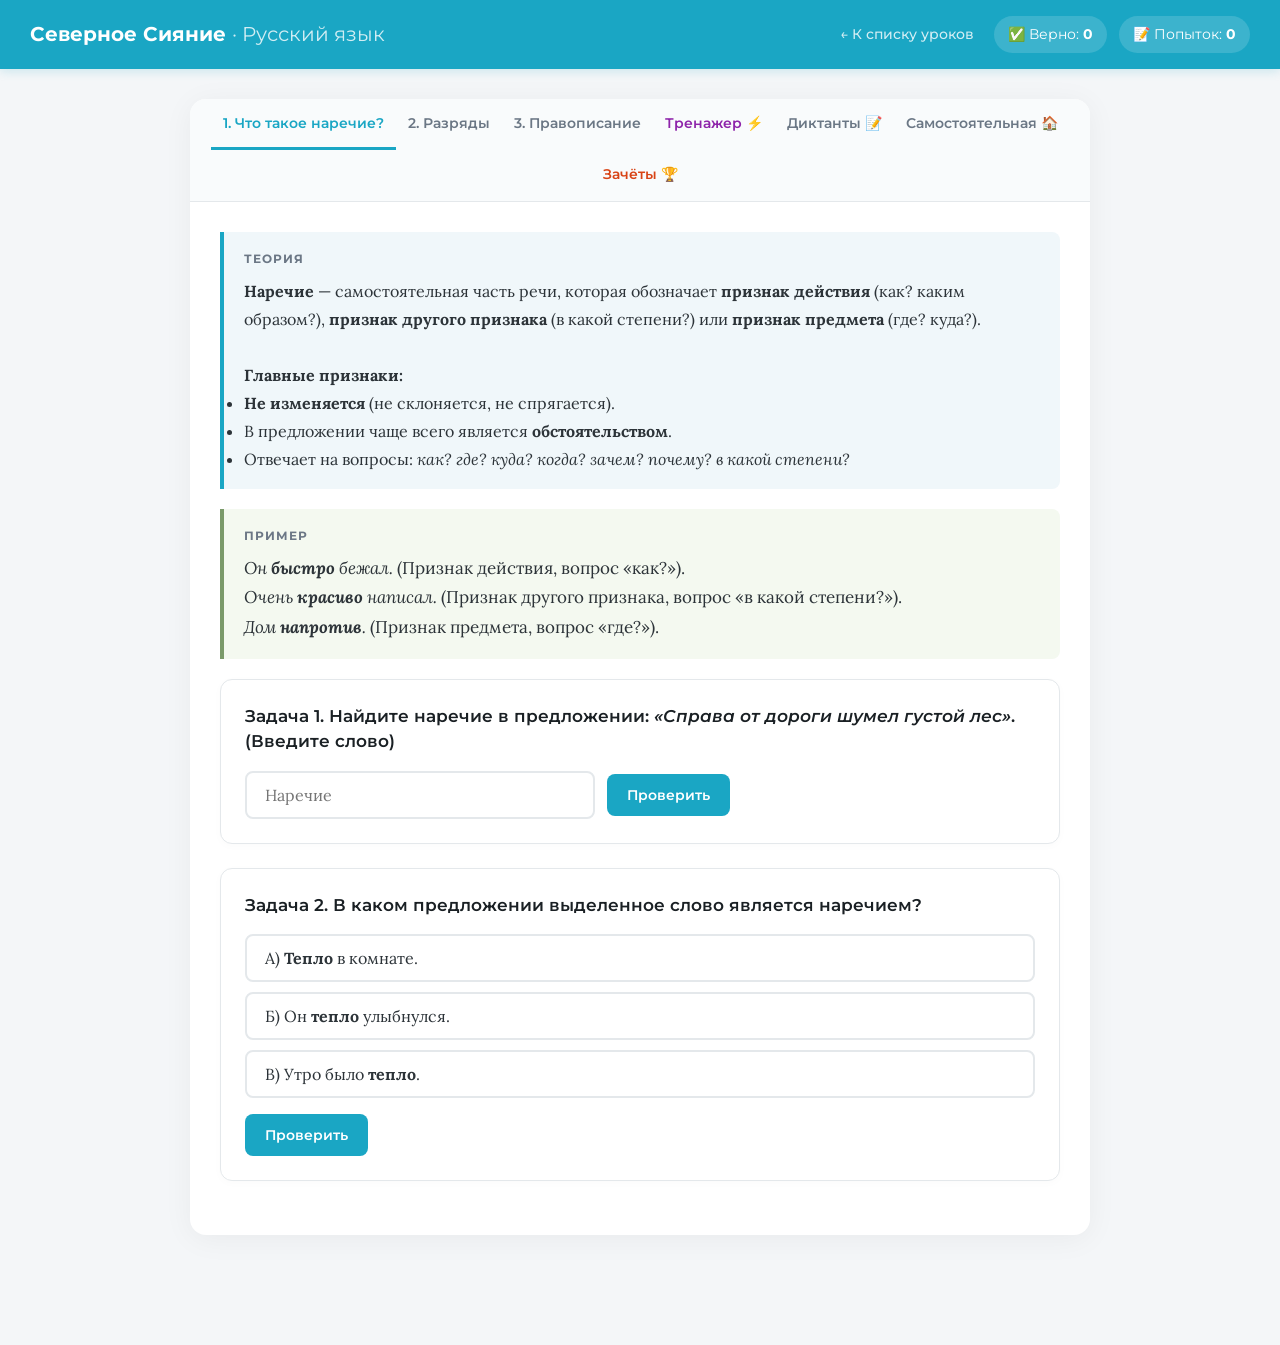
<file: lessons/russian-19-10-narechie.html>
<!DOCTYPE html>
<html lang="ru">
<head>
<meta charset="UTF-8">
<meta name="viewport" content="width=device-width, initial-scale=1.0">
<title>Наречие · Северное Сияние</title>
<link rel="preconnect" href="https://fonts.googleapis.com">
<link rel="preconnect" href="https://fonts.gstatic.com" crossorigin>
<link href="https://fonts.googleapis.com/css2?family=Lora:ital,wght@0,400;0,600;1,400&family=Montserrat:wght@400;500;600;700&display=swap" rel="stylesheet">
<style>
  :root {
    --primary: #1AA6C4; --primary-dark: #158AA3; --bg-body: #F4F6F8; --bg-card: #FFFFFF;
    --text-main: #2C3338; --text-muted: #6B7785; --border: #E4E8EB;
    --theory-bg: #F0F7FA; --theory-border: #1AA6C4; --example-bg: #F4F9F0; --example-border: #7A9A6A;
    --success: #4CAF50; --error: #E53935;
    --teacher-pink: #FDF2F8; --teacher-pink-border: #D81B60; --solution-bg: #F8F9FA;
    --hardcore: #8E24AA; --hardcore-bg: #F6F2FA;
  }

  * { box-sizing: border-box; margin: 0; padding: 0; }
  
  body { font-family: 'Lora', Georgia, serif; background: var(--bg-body); color: var(--text-main); line-height: 1.75; font-size: 17px; padding-bottom: 80px; }

  .top-bar { background: var(--primary); color: #fff; padding: 16px 30px; display: flex; justify-content: space-between; align-items: center; box-shadow: 0 2px 10px rgba(26, 166, 196, 0.2); position: sticky; top: 0; z-index: 100; }
  .brand { font-family: 'Montserrat', sans-serif; font-size: 20px; font-weight: 700; }
  .brand span { font-weight: 400; opacity: 0.8; }
  .header-right { display: flex; align-items: center; gap: 20px; }
  .back-link { font-family: 'Montserrat', sans-serif; font-size: 14px; color: #fff; text-decoration: none; font-weight: 500; opacity: 0.8; transition: opacity 0.2s; }
  .back-link:hover { opacity: 1; }
  .stats { display: flex; gap: 12px; font-family: 'Montserrat', sans-serif; font-size: 14px; }
  .stat-item { background: rgba(255, 255, 255, 0.15); padding: 6px 14px; border-radius: 20px; }

  .container { max-width: 900px; margin: 30px auto; background: var(--bg-card); border-radius: 16px; box-shadow: 0 4px 30px rgba(0, 0, 0, 0.05); overflow: hidden; }

  .tabs-nav { display: flex; flex-wrap: wrap; justify-content: center; background: #F9FBFC; border-bottom: 1px solid var(--border); padding: 0 10px; }
  .tab-btn { font-family: 'Montserrat', sans-serif; background: transparent; border: none; padding: 15px 12px; font-size: 14px; font-weight: 600; color: var(--text-muted); cursor: pointer; border-bottom: 3px solid transparent; transition: all 0.2s; white-space: nowrap; }
  .tab-btn:hover { color: var(--primary); }
  .tab-btn.active { color: var(--primary); border-bottom-color: var(--primary); }
  .tab-btn.hardcore-tab { color: var(--hardcore); }
  .tab-btn.hardcore-tab.active { color: var(--hardcore); border-bottom-color: var(--hardcore); background: var(--hardcore-bg); }

  .lesson-content { padding: 30px; }
  .tab-content { display: none; }
  .tab-content.active { display: block; }

  /* Подвкладки */
  .sub-tabs { display: flex; gap: 10px; margin-bottom: 20px; background: #F4F6F8; padding: 5px; border-radius: 12px; border: 1px solid var(--border); }
  .sub-tab-btn { flex: 1; padding: 10px; border: none; background: transparent; font-family: 'Montserrat'; font-weight: 600; font-size: 15px; color: #888; border-radius: 8px; cursor: pointer; transition: 0.2s; }
  .sub-tab-btn.active { background: var(--primary); color: #fff; box-shadow: 0 2px 10px rgba(26,166,196,0.3); }
  .sub-tab-btn.active.hardcore { background: var(--hardcore); box-shadow: 0 2px 10px rgba(142,36,170,0.3); }
  .sub-content { display: none; }
  .sub-content.active { display: block; }

  /* Блоки */
  .theory { background: var(--theory-bg); border-left: 4px solid var(--theory-border); border-radius: 0 8px 8px 0; padding: 16px 20px; margin-bottom: 20px; font-size: 16px; }
  .example { background: var(--example-bg); border-left: 4px solid var(--example-border); border-radius: 0 8px 8px 0; padding: 16px 20px; margin-bottom: 20px; }
  .block-label { font-family: 'Montserrat', sans-serif; font-size: 12px; font-weight: 700; text-transform: uppercase; margin-bottom: 8px; letter-spacing: 1px; color: var(--text-muted); }
  
  table { width: 100%; border-collapse: collapse; margin: 14px 0; background: #fff; font-size: 15px; }
  th, td { border: 1px solid var(--border); padding: 10px 12px; text-align: left; vertical-align: top; }
  th { background: #eef2f5; color: #2c4152; font-family: 'Montserrat', sans-serif; font-size: 14px; }

  /* Задания */
  .task-block { margin-bottom: 24px; background: #fff; padding: 24px; border-radius: 12px; border: 1px solid var(--border); box-shadow: 0 2px 10px rgba(0,0,0,0.02); }
  .task-question { font-family: 'Montserrat', sans-serif; font-size: 17px; font-weight: 600; margin-bottom: 16px; color: #1A2024; line-height: 1.5; }
  .input-row { display: flex; gap: 12px; align-items: center; flex-wrap: wrap; }
  .input-answer { font-family: 'Lora', serif; font-size: 16px; padding: 12px 18px; border: 2px solid var(--border); border-radius: 8px; outline: none; width: 100%; max-width: 350px; transition: border-color 0.2s; }
  .input-answer:focus { border-color: var(--primary); }

  .options { display: flex; flex-direction: column; gap: 10px; margin-bottom: 16px; }
  .option-btn { font-family: 'Lora', serif; font-size: 16px; text-align: left; padding: 12px 18px; background: #fff; border: 2px solid var(--border); border-radius: 8px; cursor: pointer; transition: all 0.2s; color: var(--text-main); }
  .option-btn:hover { border-color: var(--primary); background: #F9FBFC; }
  .option-btn.selected { border-color: var(--primary); background: var(--theory-bg); }
  .option-btn.correct { border-color: var(--success); background: #EBF7EB; }
  .option-btn.incorrect { border-color: var(--error); background: #FDEDED; }
  .option-btn:disabled { cursor: default; }

  .btn { font-family: 'Montserrat', sans-serif; font-size: 14px; font-weight: 600; padding: 12px 20px; border: none; border-radius: 8px; cursor: pointer; transition: all 0.2s; white-space: nowrap; }
  .btn-primary { background: var(--primary); color: #fff; }
  .btn-primary:hover { background: var(--primary-dark); }
  .btn-hardcore { background: var(--hardcore); color: #fff; }
  .btn-hardcore:hover { background: #7B1FA2; }
  .btn-solution { background: #fff; color: var(--text-muted); border: 2px solid var(--border); }
  .btn-solution:hover { background: #F4F6F8; color: var(--text-main); border-color: #B3BAC1; }

  .feedback { margin-top: 16px; padding: 12px 16px; border-radius: 8px; font-family: 'Montserrat', sans-serif; font-size: 15px; display: none; }
  .feedback.show { display: block; }
  .feedback.success { background: #EBF7EB; color: #2E7D32; border-left: 4px solid var(--success); }
  .feedback.error { background: #FDEDED; color: #C62828; border-left: 4px solid var(--error); }

  .solution-panel { display: none; margin-top: 16px; padding: 16px 20px; background: var(--solution-bg); border: 1px dashed #B3BAC1; border-radius: 8px; font-size: 15px; line-height: 1.6; }
  .solution-panel.show { display: block; }
  
  .answer { display: none; background: var(--teacher-pink); border-left: 5px solid var(--teacher-pink-border); padding: 12px 16px; border-radius: 0 8px 8px 0; margin-top: 16px; font-size: 15px; color: #880E4F; }
  body.teacher-mode .answer { display: block; }

  /* Диктант (только для учителя) */
  .teacher-only-block { display: none; background: #FFF8E1; border: 2px dashed #FFB300; border-radius: 12px; padding: 24px; margin-top: 20px; }
  body.teacher-mode .teacher-only-block { display: block; }
  .student-only-block { display: block; }
  body.teacher-mode .student-only-block { display: none; }
  
  .dictation-text { font-style: italic; line-height: 2; font-size: 17px; margin-bottom: 15px; }

  /* Тренажер */
  .trainer-box { background: var(--hardcore-bg); border: 2px solid var(--hardcore); border-radius: 16px; padding: 24px; margin-top: 20px; }
  .trainer-question { font-size: 18px; margin-bottom: 20px; font-weight: 600; }

  /* Зачет */
  .test-header { display: flex; justify-content: space-between; align-items: center; background: var(--theory-bg); padding: 15px 20px; border-radius: 12px; margin-bottom: 20px; }
  .test-progress { font-family: 'Montserrat', sans-serif; font-size: 15px; font-weight: 600; color: var(--primary); }
  .test-tries { font-family: 'Montserrat', sans-serif; font-size: 14px; color: var(--text-muted); }
  .test-result { text-align: center; padding: 40px 20px; }
  .test-result h2 { font-family: 'Montserrat', sans-serif; font-size: 24px; color: var(--primary); margin-bottom: 15px; }

  /* Самостоятельная работа */
  .homework-box { background: #E3F2FD; border: 2px solid #1E88E5; border-radius: 16px; padding: 24px; margin-top: 20px; }
  .homework-box h3 { font-family: 'Montserrat', sans-serif; color: #1565C0; margin-bottom: 15px; font-size: 18px; }
  .homework-box ul { margin-bottom: 20px; padding-left: 20px; }
  .homework-box li { margin-bottom: 10px; }
  .vznanie-phrase { background: #FFF; padding: 15px; border-radius: 8px; border-left: 4px solid #D81B60; font-weight: 600; color: #880E4F; }

  @media (max-width: 768px) { 
    .container { margin: 0; border-radius: 0; } .lesson-content { padding: 15px; }
    .top-bar { padding: 15px 20px; flex-direction: column; gap: 10px; align-items: flex-start; } 
    .stats { flex-wrap: wrap; }
    .input-row { flex-direction: column; align-items: stretch; }
    .btn { width: 100%; }
    table { font-size: 13px; }
    .sub-tabs { flex-direction: column; }
  }
</style>
</head>
<body>

<header class="top-bar">
  <div class="brand">Северное Сияние <span>· Русский язык</span></div>
  <div class="header-right">
    <a href="../index.html" class="back-link">&larr; К списку уроков</a>
    <div class="stats">
      <div class="stat-item">✅ Верно: <strong id="score">0</strong></div>
      <div class="stat-item">📝 Попыток: <strong id="attempts">0</strong></div>
    </div>
  </div>
</header>

<div class="container">
  <div class="tabs-nav" id="tabs-nav">
    <button class="tab-btn active" onclick="switchTab(0)">1. Что такое наречие?</button>
    <button class="tab-btn" onclick="switchTab(1)">2. Разряды</button>
    <button class="tab-btn" onclick="switchTab(2)">3. Правописание</button>
    <button class="tab-btn hardcore-tab" onclick="switchTab(3)">Тренажер ⚡</button>
    <button class="tab-btn" onclick="switchTab(4)">Диктанты 📝</button>
    <button class="tab-btn" onclick="switchTab(5)">Самостоятельная 🏠</button>
    <button class="tab-btn" onclick="switchTab(6)" style="color:#D84315;">Зачёты 🏆</button>
  </div>

  <div class="lesson-content">
    
    <!-- ВКЛАДКА 1: ЧТО ТАКОЕ НАРЕЧИЕ -->
    <div class="tab-content active" id="tab-0">
      <div class="theory">
        <div class="block-label">Теория</div>
        <strong>Наречие</strong> — самостоятельная часть речи, которая обозначает <strong>признак действия</strong> (как? каким образом?), <strong>признак другого признака</strong> (в какой степени?) или <strong>признак предмета</strong> (где? куда?).
        <br><br>
        <strong>Главные признаки:</strong>
        <ul>
          <li><strong>Не изменяется</strong> (не склоняется, не спрягается).</li>
          <li>В предложении чаще всего является <strong>обстоятельством</strong>.</li>
          <li>Отвечает на вопросы: <em>как? где? куда? когда? зачем? почему? в какой степени?</em></li>
        </ul>
      </div>
      <div class="example">
        <div class="block-label">Пример</div>
        <em>Он <strong>быстро</strong> бежал.</em> (Признак действия, вопрос «как?»).<br>
        <em>Очень <strong>красиво</strong> написал.</em> (Признак другого признака, вопрос «в какой степени?»).<br>
        <em>Дом <strong>напротив</strong>.</em> (Признак предмета, вопрос «где?»).
      </div>

      <div class="task-block">
        <div class="task-question">Задача 1. Найдите наречие в предложении: <em>«Справа от дороги шумел густой лес»</em>. (Введите слово)</div>
        <div class="input-row">
          <input type="text" class="input-answer" id="in-0-0" placeholder="Наречие">
          <button class="btn btn-primary" onclick="checkAns('0-0', 'справа')">Проверить</button>
        </div>
        <div class="feedback" id="fb-0-0"></div>
        <div class="answer"><strong>Ответ:</strong> справа.</div>
      </div>

      <div class="task-block">
        <div class="task-question">Задача 2. В каком предложении выделенное слово является наречием?</div>
        <div class="options" id="q-0-1">
          <button class="option-btn" onclick="selectOpt('0-1', this, 'A')">А) <strong>Тепло</strong> в комнате.</button>
          <button class="option-btn" onclick="selectOpt('0-1', this, 'B')">Б) Он <strong>тепло</strong> улыбнулся.</button>
          <button class="option-btn" onclick="selectOpt('0-1', this, 'C')">В) Утро было <strong>тепло</strong>.</button>
        </div>
        <button class="btn btn-primary" onclick="checkOpt('0-1', 'B')">Проверить</button>
        <div class="feedback" id="fb-0-1"></div>
        <div class="answer"><strong>Ответ:</strong> Б. (Относится к глаголу «улыбнулся», вопрос «как?»).</div>
      </div>
    </div>

    <!-- ВКЛАДКА 2: РАЗРЯДЫ -->
    <div class="tab-content" id="tab-1">
      <div class="theory">
        <div class="block-label">Теория: Разряды наречий по значению</div>
        <table>
          <tr><th>Разряд</th><th>Вопросы</th><th>Примеры</th></tr>
          <tr><td><strong>Образа действия</strong></td><td>как? каким образом?</td><td>быстро, громко, шёпотом</td></tr>
          <tr><td><strong>Меры и степени</strong></td><td>в какой степени? сколько?</td><td>очень, слишком, чуть-чуть</td></tr>
          <tr><td><strong>Места</strong></td><td>где? куда? откуда?</td><td>вдали, вверх, издалека</td></tr>
          <tr><td><strong>Времени</strong></td><td>когда? как долго?</td><td>вчера, утром, долго</td></tr>
          <tr><td><strong>Причины</strong></td><td>почему? отчего?</td><td>сгоряча, сослепу</td></tr>
          <tr><td><strong>Цели</strong></td><td>зачем? с какой целью?</td><td>нарочно, назло</td></tr>
        </table>
      </div>
      <div class="example">
        <div class="block-label">Пример</div>
        <em>Он <strong>нарочно</strong> опоздал.</em> (Цель).<br>
        <em>Мы <strong>издалека</strong> приехали.</em> (Место).<br>
        <em>Она <strong>очень</strong> устала.</em> (Мера и степень).
      </div>

      <div class="task-block">
        <div class="task-question">Задача 1. Определите разряд наречия <strong>«сгоряча»</strong>.</div>
        <div class="options" id="q-1-0">
          <button class="option-btn" onclick="selectOpt('1-0', this, 'A')">А) Образа действия</button>
          <button class="option-btn" onclick="selectOpt('1-0', this, 'B')">Б) Причины</button>
          <button class="option-btn" onclick="selectOpt('1-0', this, 'C')">В) Цели</button>
          <button class="option-btn" onclick="selectOpt('1-0', this, 'D')">Г) Времени</button>
        </div>
        <button class="btn btn-primary" onclick="checkOpt('1-0', 'B')">Проверить</button>
        <div class="feedback" id="fb-1-0"></div>
        <div class="answer"><strong>Ответ:</strong> Б. (Причина — «почему?»).</div>
      </div>
    </div>

    <!-- ВКЛАДКА 3: ПРАВОПИСАНИЕ -->
    <div class="tab-content" id="tab-2">
      <div class="theory">
        <div class="block-label">Теория: Правописание наречий</div>
        <p><strong>Слитно:</strong> наречия, образованные от наречий (быстро-быстро → быстро), от существительных с предлогом (в + бок → вбок).</p>
        <p><strong>Раздельно:</strong> наречия с предлогом, если между ними можно вставить слово (на + лету → на полном лету).</p>
        <p><strong>Через дефис:</strong> с приставкой <em>по-</em> и суффиксами <em>-ому, -ему, -ски</em> (по-дружески); с приставкой <em>в-</em> и суффиксом <em>-ых/-их</em> (во-первых).</p>
      </div>
      <div class="example">
        <div class="block-label">Пример</div>
        <em>Сделал <strong>наскоро</strong>.</em> (Слитно).<br>
        <em>Сделал <strong>на совесть</strong>.</em> (Раздельно).<br>
        <em>Сделал <strong>по-своему</strong>.</em> (Через дефис).
      </div>

      <div class="task-block">
        <div class="task-question">Задача 1. Как пишется наречие: <strong>(по)дружески</strong>?</div>
        <div class="options" id="q-2-0">
          <button class="option-btn" onclick="selectOpt('2-0', this, 'A')">А) Слитно</button>
          <button class="option-btn" onclick="selectOpt('2-0', this, 'B')">Б) Раздельно</button>
          <button class="option-btn" onclick="selectOpt('2-0', this, 'C')">В) Через дефис</button>
        </div>
        <button class="btn btn-primary" onclick="checkOpt('2-0', 'C')">Проверить</button>
        <div class="feedback" id="fb-2-0"></div>
        <div class="answer"><strong>Ответ:</strong> В. (Приставка по- + суффикс -ски).</div>
      </div>
    </div>

    <!-- ВКЛАДКА 4: ТРЕНАЖЕР -->
    <div class="tab-content" id="tab-3">
      <div class="trainer-box">
        <h3 style="font-family: 'Montserrat'; color: var(--hardcore); margin-bottom: 15px;">⚡ Бесконечный тренажер по наречиям</h3>
        <p style="margin-bottom: 20px;">Здесь задания генерируются случайно. Ограничений нет!</p>
        
        <div class="task-block" style="border-color: var(--hardcore);">
          <div class="trainer-question" id="trainer-q">Загрузка...</div>
          <div class="input-row">
            <input type="text" class="input-answer" id="trainer-in" placeholder="Введите ответ">
            <button class="btn btn-hardcore" onclick="checkTrainer()">Проверить</button>
            <button class="btn btn-next" style="background:#fff; color:var(--hardcore); border:2px solid var(--hardcore);" onclick="nextTrainer()">Другая &rarr;</button>
          </div>
          <div class="feedback" id="fb-trainer"></div>
          <div class="solution-panel" id="sol-trainer"></div>
        </div>
      </div>
    </div>

    <!-- ВКЛАДКА 5: ДИКТАНТЫ -->
    <div class="tab-content" id="tab-4">
      
      <div class="student-only-block">
        <div class="theory" style="background: #FFF8E1; border-color: #FFB300;">
          <div class="block-label" style="color: #F57F17;">Инструкция для ученика</div>
          <p style="font-size: 18px; margin-bottom: 15px;">Вам нужно написать два диктанта в рабочую тетрадь.</p>
          <p>1. <strong>Словарный диктант:</strong> Наставник продиктует 10 наречий. Запишите их в тетрадь, выделите приставки и суффиксы.</p>
          <p>2. <strong>Текстовый диктант:</strong> Наставник продиктует текст (ВПР, 7 класс). Запишите его, вставляя пропущенные буквы и знаки препинания. Подчеркните все наречия как члены предложения.</p>
        </div>
      </div>

      <div class="teacher-only-block">
        <h3 style="color: #F57F17; margin-bottom: 15px; font-family: 'Montserrat';">Тексты для диктовки (только для наставника)</h3>
        
        <p style="font-weight: bold; margin-bottom: 5px;">Словарный диктант (10 слов):</p>
        <p class="dictation-text">Наскоро, по-дружески, во-первых, вдали, настежь, замертво, досуха, изредка, нарочно, сослепу.</p>
        
        <p style="font-weight: bold; margin-bottom: 5px; margin-top: 20px;">Текстовый диктант (ВПР, 7 класс):</p>
        <p class="dictation-text">
          Коротка августовская ночь в Заполярье. Пока Васютка управился с дровами, темень поредела, спрятавшись вглубь леса. Не успела она ещё совсем рассеяться, а на смену ей уже выполз туман. Стало свежо. Костёр от сырости зашипел, защёлкал, принялся чихать, будто сердился на пелену, окутавшую всё вокруг. Комары, надоедавшие всю ночь, куда-то исчезли. Ни дуновения, ни шороха. Убаюканная тайга дремала и чутко ждала первого звука. Что это будет за звук — неизвестно. Может быть, раздастся робкий свист пичужки или лёгкий шум ветра в вершинах бородатых елей. Может быть, весело застучит по дереву трудолюбивый дятел. Кто-то должен разбудить сонную тайгу. Васютка поёжился, придвинулся к костру и крепко заснул, не дождавшись утренней весточки.
        </p>
        
        <div style="background: #E8F5E9; border-left: 4px solid #4CAF50; padding: 12px; margin-top: 15px; color: #2E7D32;">
          <strong>Ключи к тексту:</strong> Наречия: коротка (краткое прил., не наречие), вглубь, совсем, свежо (категория состояния), вокруг, куда-то, чутко, неизвестно, весело, крепко. Слова категории состояния: свежо, неизвестно.
        </div>
      </div>

    </div>

    <!-- ВКЛАДКА 6: САМОСТОЯТЕЛЬНАЯ РАБОТА -->
    <div class="tab-content" id="tab-5">
      <div class="homework-box">
        <h3>Домашняя самостоятельная работа</h3>
        <p style="margin-bottom: 15px;">Выполните следующие задания письменно в тетради:</p>
        
        <ul>
          <li><strong>Задание 1.</strong> Выпишите из текстового диктанта все наречия и укажите их разряд.</li>
          <li><strong>Задание 2.</strong> Составьте три предложения с наречиями, которые пишутся слитно, раздельно и через дефис.</li>
          <li><strong>Задание 3 (дополнительно).</strong> Сделайте морфологический разбор одного наречия из текста.</li>
        </ul>

        <div class="vznanie-phrase">
          Сфотографируйте классную работу в тетради по русскому языку (диктанты и самостоятельную работу) и загрузите фото на платформу Взнание вместе с выполнением самостоятельной работы.
        </div>
      </div>
    </div>

    <!-- ВКЛАДКА 7: ЗАЧЁТЫ -->
    <div class="tab-content" id="tab-6">
      
      <div class="sub-tabs">
        <button class="sub-tab-btn active" onclick="switchSubTab(6, 0)">Зачёт (6 класс)</button>
        <button class="sub-tab-btn" onclick="switchSubTab(6, 1)" style="color: var(--hardcore);">Зачёт (7 класс) ⭐</button>
      </div>

      <!-- ЗАЧЁТ 6 КЛАСС -->
      <div class="sub-content active" id="sub-tab-6-0">
        <div id="test6-start-view" style="text-align: center; padding: 40px 20px;">
          <h2 style="font-family:'Montserrat'; color:var(--primary); margin-bottom:15px;">Зачёт (6 класс)</h2>
          <p style="margin-bottom:20px; color:#666;">Базовые задания по теме. 5 вопросов, 2 попытки.</p>
          <button class="btn btn-primary" onclick="startQuiz(6)" style="font-size: 18px; padding: 15px 40px;">Начать зачёт</button>
        </div>
        <div id="test6-question-view" style="display: none;">
          <div class="test-header">
            <div class="test-progress" id="test6-progress">Вопрос 1 из 5</div>
            <div class="test-tries" id="test6-tries">Попыток: 2</div>
          </div>
          <div class="task-block" style="min-height: 200px;">
            <div class="task-question" id="test6-q" style="font-size: 18px; margin-bottom: 20px;"></div>
            <div class="input-row">
              <input type="text" class="input-answer" id="test6-in" placeholder="Введите ответ">
              <button class="btn btn-primary" onclick="checkQuizAns(6)" id="test6-btn-check">Ответить</button>
            </div>
            <div class="feedback" id="fb-test6"></div>
            <div id="test6-next-wrap" style="display: none; margin-top: 20px;">
              <button class="btn btn-primary" onclick="nextQuizQuestion(6)" style="width: 100%;">Следующий вопрос &rarr;</button>
            </div>
            <div class="solution-panel" id="sol-test6"></div>
          </div>
        </div>
        <div id="test6-result-view" style="display: none;" class="test-result">
          <h2>Зачёт завершен!</h2>
          <p style="font-size: 20px; margin-bottom: 20px;">Ваш результат: <strong id="test6-score" style="color: var(--success); font-size: 28px;"></strong> из 5</p>
          <button class="btn btn-primary" onclick="startQuiz(6)">Пройти ещё раз</button>
        </div>
      </div>

      <!-- ЗАЧЁТ 7 КЛАСС -->
      <div class="sub-content" id="sub-tab-6-1">
        <div id="test7-start-view" style="text-align: center; padding: 40px 20px;">
          <h2 style="font-family:'Montserrat'; color:var(--hardcore); margin-bottom:15px;">Зачёт (7 класс)</h2>
          <p style="margin-bottom:20px; color:#666;">Повышенная сложность: степени сравнения, омонимия. 5 вопросов, 2 попытки.</p>
          <button class="btn btn-hardcore" onclick="startQuiz(7)" style="font-size: 18px; padding: 15px 40px;">Начать зачёт</button>
        </div>
        <div id="test7-question-view" style="display: none;">
          <div class="test-header" style="background: var(--hardcore-bg);">
            <div class="test-progress" id="test7-progress" style="color: var(--hardcore);">Вопрос 1 из 5</div>
            <div class="test-tries" id="test7-tries">Попыток: 2</div>
          </div>
          <div class="task-block" style="min-height: 200px; border-color: #E1BEE7;">
            <div class="task-question" id="test7-q" style="font-size: 18px; margin-bottom: 20px;"></div>
            <div class="input-row">
              <input type="text" class="input-answer" id="test7-in" placeholder="Введите ответ">
              <button class="btn btn-hardcore" onclick="checkQuizAns(7)" id="test7-btn-check">Ответить</button>
            </div>
            <div class="feedback" id="fb-test7"></div>
            <div id="test7-next-wrap" style="display: none; margin-top: 20px;">
              <button class="btn btn-hardcore" onclick="nextQuizQuestion(7)" style="width: 100%;">Следующий вопрос &rarr;</button>
            </div>
            <div class="solution-panel" id="sol-test7"></div>
          </div>
        </div>
        <div id="test7-result-view" style="display: none;" class="test-result">
          <h2 style="color: var(--hardcore);">Зачёт завершен!</h2>
          <p style="font-size: 20px; margin-bottom: 20px;">Ваш результат: <strong id="test7-score" style="color: var(--hardcore); font-size: 28px;"></strong> из 5</p>
          <button class="btn btn-hardcore" onclick="startQuiz(7)">Пройти ещё раз</button>
        </div>
      </div>

    </div>

  </div>
</div>

<script>
  if (window.location.search.includes('mode=teacher')) document.body.classList.add('teacher-mode');

  let score = 0, attempts = 0;
  let selectedOpts = {};

  function switchTab(index) {
    document.querySelectorAll('.tab-btn').forEach((btn, i) => btn.classList.toggle('active', i === index));
    document.querySelectorAll('.tab-content').forEach((el, i) => el.classList.toggle('active', i === index));
    if (index === 3 && document.getElementById('trainer-q').innerText.includes('Загрузка')) nextTrainer();
  }

  function switchSubTab(tabIndex, subIndex) {
    const tab = document.getElementById('tab-' + tabIndex);
    const btns = tab.querySelectorAll('.sub-tab-btn');
    const contents = tab.querySelectorAll('.sub-content');
    btns.forEach((btn, i) => btn.classList.toggle('active', i === subIndex));
    contents.forEach((el, i) => el.classList.toggle('active', i === subIndex));
  }

  // Проверка текстовых ответов
  function checkAns(id, correctStr) {
    const input = document.getElementById('in-' + id);
    const fb = document.getElementById('fb-' + id);
    const userStr = input.value.trim().toLowerCase().replace(/\s+/g, '');
    
    if (!userStr) return;
    attempts++;

    const normalizedUser = userStr.replace(/[^а-я0-9]/g, '');
    const normalizedCorrect = correctStr.toLowerCase().replace(/\s+/g, '').replace(/[^а-я0-9]/g, '');

    if (normalizedUser === normalizedCorrect) {
      score++;
      fb.className = 'feedback show success';
      fb.innerHTML = '✅ <strong>Верно!</strong>';
    } else {
      fb.className = 'feedback show error';
      fb.innerHTML = '❌ <strong>Не совсем.</strong> Проверьте ответ.';
    }

    document.getElementById('score').textContent = score;
    document.getElementById('attempts').textContent = attempts;
  }

  function toggleSol(id) {
    document.getElementById('sol-' + id).classList.toggle('show');
  }

  // Проверка выбора варианта
  function selectOpt(qId, btn, val) {
    if (document.body.classList.contains('teacher-mode')) return;
    const parent = document.getElementById('q-' + qId);
    parent.querySelectorAll('.option-btn').forEach(b => b.classList.remove('selected'));
    btn.classList.add('selected');
    selectedOpts[qId] = val;
  }

  function checkOpt(qId, correctVal) {
    const userVal = selectedOpts[qId];
    if (!userVal) return;

    attempts++;
    const fb = document.getElementById('fb-' + qId);
    const parent = document.getElementById('q-' + qId);
    
    parent.querySelectorAll('.option-btn').forEach(b => {
      b.disabled = true;
      if (b.textContent.trim().startsWith(correctVal + ')')) b.classList.add('correct');
      else if (b.textContent.trim().startsWith(userVal + ')')) b.classList.add('incorrect');
    });

    if (userVal === correctVal) {
      score++;
      fb.className = 'feedback show success';
      fb.innerHTML = '✅ <strong>Верно!</strong>';
    } else {
      fb.className = 'feedback show error';
      fb.innerHTML = '❌ <strong>Не совсем.</strong>';
    }

    document.getElementById('score').textContent = score;
    document.getElementById('attempts').textContent = attempts;
  }

  // === ТРЕНАЖЕР ===
  const trainerTasks = [
    { q: "Как пишется наречие: (на)скоро?", a: "слитно", opts: ["слитно", "раздельно", "через дефис"] },
    { q: "Как пишется наречие: (по)дружески?", a: "через дефис", opts: ["слитно", "раздельно", "через дефис"] },
    { q: "Определите разряд наречия «вчера».", a: "времени", opts: ["образа действия", "времени", "места"] },
    { q: "Определите разряд наречия «громко».", a: "образа действия", opts: ["образа действия", "меры и степени", "цели"] },
    { q: "Как пишется наречие: (в)трое?", a: "слитно", opts: ["слитно", "раздельно", "через дефис"] },
    { q: "Определите разряд наречия «нарочно».", a: "цели", opts: ["причины", "цели", "времени"] },
    { q: "Как пишется наречие: (на)лету?", a: "раздельно", opts: ["слитно", "раздельно", "через дефис"] },
    { q: "Определите разряд наречия «очень».", a: "меры и степени", opts: ["образа действия", "меры и степени", "места"] }
  ];

  let currentTrainerTask = null;

  function nextTrainer() {
    currentTrainerTask = trainerTasks[Math.floor(Math.random() * trainerTasks.length)];
    document.getElementById('trainer-q').innerText = currentTrainerTask.q;
    document.getElementById('trainer-in').value = '';
    document.getElementById('fb-trainer').className = 'feedback';
    document.getElementById('sol-trainer').classList.remove('show');
  }

  function checkTrainer() {
    const input = document.getElementById('trainer-in');
    const fb = document.getElementById('fb-trainer');
    const userStr = input.value.trim().toLowerCase();
    if (!userStr) return;

    attempts++;
    if (userStr === currentTrainerTask.a) {
      score++;
      fb.className = 'feedback show success';
      fb.innerHTML = '✅ <strong>Верно!</strong>';
    } else {
      fb.className = 'feedback show error';
      fb.innerHTML = '❌ <strong>Не совсем.</strong> Правильный ответ: ' + currentTrainerTask.a;
    }
    document.getElementById('score').textContent = score;
    document.getElementById('attempts').textContent = attempts;
  }

  // === ЗАЧЁТЫ ===
  const quizPools = {
    6: [
      { q: "Что такое наречие? (Введите номер)\n1) Часть речи, обозначающая признак действия.\n2) Часть речи, обозначающая предмет.\n3) Часть речи, обозначающая количество.", a: "1" },
      { q: "Найдите наречие в предложении: «Он громко засмеялся». (Введите слово)", a: "громко" },
      { q: "Как пишется наречие: (по)дружески? (Введите: слитно, раздельно или через дефис)", a: "через дефис" },
      { q: "Определите разряд наречия «вчера». (Введите ответ)", a: "времени" },
      { q: "В каком предложении выделенное слово — наречие? (Введите номер)\n1) Мне холодно.\n2) Он холодно посмотрел.\n3) Утро холодно.", a: "2" }
    ],
    7: [
      { q: "Определите степень сравнения наречия «быстрее». (Введите ответ)", a: "сравнительная" },
      { q: "В каком предложении выделенное слово — наречие? (Введите номер)\n1) Он быстро бежал.\n2) Его лицо было быстро.\n3) Бег был быстр.", a: "1" },
      { q: "Как пишется наречие: (во)первых? (Введите: слитно, раздельно или через дефис)", a: "через дефис" },
      { q: "Определите разряд наречия «сгоряча». (Введите ответ)", a: "причины" },
      { q: "Выпишите грамматическую основу предложения: «Мне было весело». (Введите два слова через пробел)", a: "было весело" }
    ]
  };

  let quizStates = {
    6: { qs: [], idx: 0, score: 0, tries: 0, currentQ: null },
    7: { qs: [], idx: 0, score: 0, tries: 0, currentQ: null }
  };

  function startQuiz(grade) {
    let pool = quizPools[grade];
    let shuffled = [...pool].sort(() => 0.5 - Math.random());
    let state = quizStates[grade];
    
    state.qs = shuffled.slice(0, 5);
    state.idx = 0; state.score = 0;
    
    document.getElementById(`test${grade}-start-view`).style.display = 'none';
    document.getElementById(`test${grade}-result-view`).style.display = 'none';
    document.getElementById(`test${grade}-question-view`).style.display = 'block';
    loadQuizQuestion(grade);
  }

  function loadQuizQuestion(grade) {
    let state = quizStates[grade];
    state.tries = 0;
    state.currentQ = state.qs[state.idx];
    
    document.getElementById(`test${grade}-progress`).innerText = `Вопрос ${state.idx + 1} из 5`;
    document.getElementById(`test${grade}-tries`).innerText = `Попыток: 2`;
    document.getElementById(`test${grade}-q`).innerText = state.currentQ.q;
    document.getElementById(`test${grade}-in`).value = '';
    document.getElementById(`test${grade}-in`).disabled = false;
    document.getElementById(`fb-test${grade}`).className = 'feedback';
    document.getElementById(`sol-test${grade}`).classList.remove('show');
    document.getElementById(`test${grade}-next-wrap`).style.display = 'none';
    document.getElementById(`test${grade}-btn-check`).style.display = 'inline-block';
    document.getElementById(`test${grade}-btn-check`).innerText = 'Ответить';
  }

  function checkQuizAns(grade) {
    let state = quizStates[grade];
    const input = document.getElementById(`test${grade}-in`);
    const fb = document.getElementById(`fb-test${grade}`);
    const userStr = input.value.trim().toLowerCase();
    
    if (!userStr) return;
    state.tries++;
    
    if (document.body.classList.contains('teacher-mode')) {
        fb.className = 'feedback show success';
        fb.innerHTML = `Ответ: ${state.currentQ.a}`;
        finishQuizQuestion(grade);
        return;
    }

    let isCorrect = false;
    if (userStr.replace(/[^а-я0-9]/g, '') === state.currentQ.a.toLowerCase().replace(/[^а-я0-9]/g, '')) {
        isCorrect = true;
    }

    if (isCorrect) {
      state.score++; score++;
      fb.className = 'feedback show success';
      fb.innerHTML = '✅ <strong>Верно!</strong>';
      finishQuizQuestion(grade);
    } else {
      if (state.tries >= 2) {
        fb.className = 'feedback show error';
        fb.innerHTML = '❌ <strong>Попытки закончились.</strong> Правильный ответ показан ниже.';
        document.getElementById(`sol-test${grade}`).innerHTML = `<strong>Правильный ответ:</strong> ${state.currentQ.a}`;
        document.getElementById(`sol-test${grade}`).classList.add('show');
        finishQuizQuestion(grade);
      } else {
        state.tries--;
        fb.className = 'feedback show error';
        fb.innerHTML = `❌ <strong>Не совсем.</strong> У вас осталась <strong>1 попытка</strong>.`;
        document.getElementById(`test${grade}-tries`).innerText = `Попыток: 1`;
        input.value = '';
        state.tries++;
      }
    }
    document.getElementById('score').textContent = score;
    document.getElementById('attempts').textContent = state.idx + 1;
  }

  function finishQuizQuestion(grade) {
    document.getElementById(`test${grade}-in`).disabled = true;
    document.getElementById(`test${grade}-btn-check`).style.display = 'none';
    document.getElementById(`test${grade}-next-wrap`).style.display = 'block';
    if (quizStates[grade].idx === 4) document.querySelector(`#test${grade}-next-wrap .btn`).innerText = 'Завершить зачёт';
  }

  function nextQuizQuestion(grade) {
    let state = quizStates[grade];
    state.idx++;
    if (state.idx >= 5) {
      document.getElementById(`test${grade}-question-view`).style.display = 'none';
      document.getElementById(`test${grade}-result-view`).style.display = 'block';
      document.getElementById(`test${grade}-score`).innerText = `${state.score} / 5`;
    } else {
      loadQuizQuestion(grade);
    }
  }
</script>

</body>
</html>
</file>
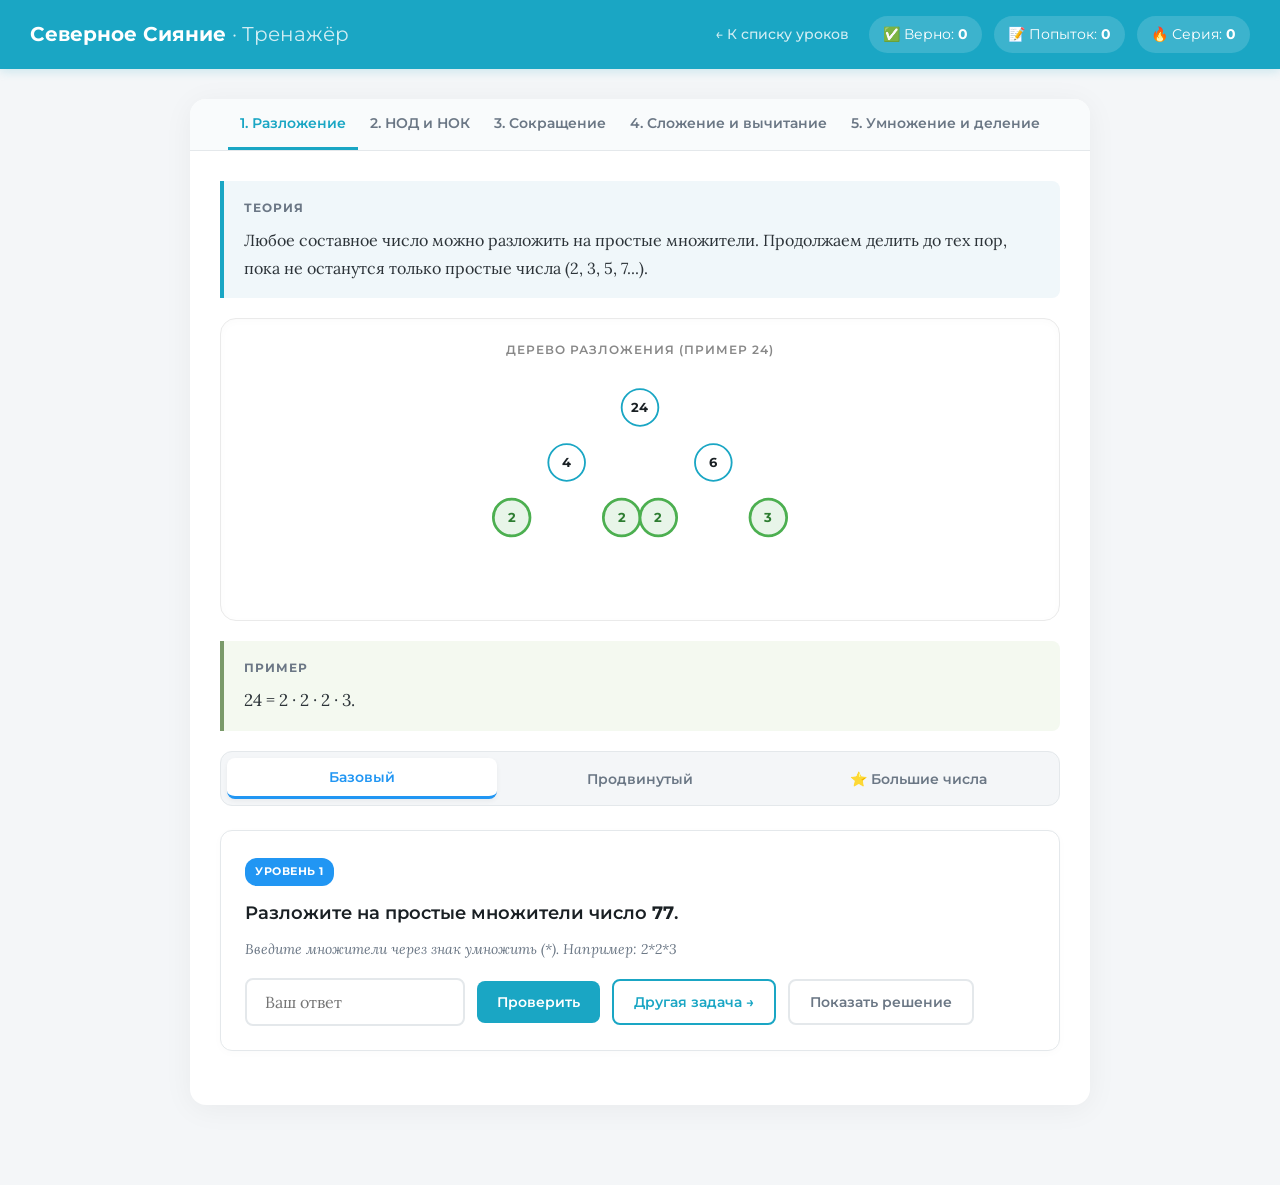
<file: lessons/trainer-drobi.html>
<!DOCTYPE html>
<html lang="ru">
<head>
<meta charset="UTF-8">
<meta name="viewport" content="width=device-width, initial-scale=1.0">
<title>Тренажёр: дроби · Северное Сияние</title>
<link rel="preconnect" href="https://fonts.googleapis.com">
<link rel="preconnect" href="https://fonts.gstatic.com" crossorigin>
<link href="https://fonts.googleapis.com/css2?family=Lora:ital,wght@0,400;0,600;1,400&family=Montserrat:wght@400;500;600;700&display=swap" rel="stylesheet">
<style>
  :root {
    --primary: #1AA6C4; --primary-dark: #158AA3; --bg-body: #F4F6F8; --bg-card: #FFFFFF;
    --text-main: #2C3338; --text-muted: #6B7785; --border: #E4E8EB;
    --theory-bg: #F0F7FA; --theory-border: #1AA6C4; --example-bg: #F4F9F0; --example-border: #7A9A6A;
    --gold-bg: #FFF9E6; --gold-border: #F5B301; --success: #4CAF50; --error: #E53935;
    --teacher-pink: #FDF2F8; --teacher-pink-border: #D81B60; --solution-bg: #F8F9FA;
    --level-1: #2196F3; --level-2: #8E24AA; --level-3: #F5B301;
  }

  * { box-sizing: border-box; margin: 0; padding: 0; }
  
  body { font-family: 'Lora', Georgia, serif; background: var(--bg-body); color: var(--text-main); line-height: 1.75; font-size: 17px; padding-bottom: 50px; }

  .top-bar { background: var(--primary); color: #fff; padding: 16px 30px; display: flex; justify-content: space-between; align-items: center; box-shadow: 0 2px 10px rgba(26, 166, 196, 0.2); position: sticky; top: 0; z-index: 100; }
  .brand { font-family: 'Montserrat', sans-serif; font-size: 20px; font-weight: 700; }
  .brand span { font-weight: 400; opacity: 0.8; }
  .header-right { display: flex; align-items: center; gap: 20px; }
  .back-link { font-family: 'Montserrat', sans-serif; font-size: 14px; color: #fff; text-decoration: none; font-weight: 500; opacity: 0.8; transition: opacity 0.2s; }
  .back-link:hover { opacity: 1; }
  .stats { display: flex; gap: 12px; font-family: 'Montserrat', sans-serif; font-size: 14px; }
  .stat-item { background: rgba(255, 255, 255, 0.15); padding: 6px 14px; border-radius: 20px; }

  .container { max-width: 900px; margin: 30px auto; background: var(--bg-card); border-radius: 16px; box-shadow: 0 4px 30px rgba(0, 0, 0, 0.05); overflow: hidden; }

  .tabs-nav { display: flex; flex-wrap: wrap; justify-content: center; background: #F9FBFC; border-bottom: 1px solid var(--border); padding: 0 10px; }
  .tab-btn { font-family: 'Montserrat', sans-serif; background: transparent; border: none; padding: 15px 12px; font-size: 14px; font-weight: 600; color: var(--text-muted); cursor: pointer; border-bottom: 3px solid transparent; transition: all 0.2s; white-space: nowrap; }
  .tab-btn:hover { color: var(--primary); }
  .tab-btn.active { color: var(--primary); border-bottom-color: var(--primary); }

  .lesson-content { padding: 30px; }
  .tab-content { display: none; }
  .tab-content.active { display: block; }

  /* ВИЗУАЛИЗАЦИИ */
  .visual-container { background: #fff; border: 1px solid #EAEAEA; border-radius: 16px; padding: 20px; margin: 20px 0; min-height: 220px; display: flex; flex-direction: column; align-items: center; justify-content: center; position: relative; overflow: hidden; box-shadow: inset 0 2px 10px rgba(0,0,0,0.02); }
  .visual-title { font-family: 'Montserrat', sans-serif; font-size: 12px; color: #888; font-weight: 600; margin-bottom: 20px; text-transform: uppercase; letter-spacing: 1px; }

  /* Дерево */
  .svg-tree { width: 100%; max-width: 400px; height: 220px; }
  .tree-line { stroke: #B0BEC5; stroke-width: 2; fill: none; stroke-dasharray: 100; stroke-dashoffset: 100; animation: drawTree 8s infinite; }
  .tree-circle { fill: #fff; stroke: #1AA6C4; stroke-width: 2; transform-origin: center; animation: popNode 8s infinite; }
  .tree-circle.prime { stroke: #4CAF50; stroke-width: 3; fill: #E8F5E9; }
  .tree-text { font-family: 'Montserrat', sans-serif; font-size: 14px; font-weight: 700; fill: #1A2024; text-anchor: middle; dominant-baseline: central; animation: popNode 8s infinite; }
  .tree-text.prime { fill: #2E7D32; }
  @keyframes drawTree { 0% { stroke-dashoffset: 100; } 20% { stroke-dashoffset: 0; } 80% { stroke-dashoffset: 0; } 100% { stroke-dashoffset: 0; } }
  @keyframes popNode { 0% { transform: scale(0); opacity: 0; } 20% { transform: scale(1); opacity: 1; } 80% { transform: scale(1); opacity: 1; } 100% { transform: scale(0); opacity: 0; } }

  /* НОД */
  .gcd-wrap { display: flex; gap: 15px; align-items: center; justify-content: center; margin-top: 15px; }
  .gcd-box { padding: 12px 20px; border: 2px solid var(--border); border-radius: 10px; font-family: 'Montserrat', sans-serif; font-weight: 700; font-size: 20px; background: #fff; color: var(--text-muted); }
  .gcd-box.max { border-color: var(--primary); background: var(--theory-bg); color: var(--primary); transform: scale(1.3); box-shadow: 0 4px 15px rgba(26,166,196,0.2); animation: pulseGcd 2s infinite; }
  @keyframes pulseGcd { 0%, 100% { transform: scale(1.3); box-shadow: 0 4px 15px rgba(26,166,196,0.2); } 50% { transform: scale(1.4); box-shadow: 0 6px 20px rgba(26,166,196,0.4); } }

  /* НОК */
  .lcm-wrapper { width: 100%; max-width: 500px; position: relative; margin-top: 10px; }
  .lcm-grid { display: grid; grid-template-columns: repeat(12, 1fr); width: 100%; position: relative; border-bottom: 2px solid #E0E0E0; padding-bottom: 25px; }
  .lcm-grid:last-child { border-bottom: none; }
  .lcm-cell { height: 30px; position: relative; }
  .lcm-tick { position: absolute; right: 0; bottom: 0; width: 2px; height: 12px; background: #90A4AE; transform: translateX(50%); }
  .lcm-label { position: absolute; right: 0; bottom: -22px; transform: translateX(50%); font-family: 'Montserrat', sans-serif; font-size: 13px; font-weight: 600; color: var(--text-muted); white-space: nowrap;}
  .lcm-tick.meet { background: var(--success); height: 20px; width: 3px; }
  .lcm-label.meet { color: var(--success); font-weight: 700; font-size: 15px; }
  .lcm-highlight-bg { position: absolute; right: 0; top: -10px; bottom: -10px; width: calc(100% / 12); background: rgba(76, 175, 80, 0.1); border-left: 2px dashed var(--success); border-right: 2px dashed var(--success); z-index: 0; }
  .lcm-row-title { font-family: 'Montserrat', sans-serif; font-size: 14px; font-weight: 600; color: #555; margin-bottom: 5px; margin-top: 15px; }
  .lcm-row-title:first-child { margin-top: 0; }

  /* Сокращение */
  .frac-anim-wrap { display: flex; align-items: center; gap: 20px; margin-top: 20px; }
  .bar-group { display: flex; flex-direction: column; align-items: center; gap: 10px; }
  .bar-rect { width: 120px; height: 40px; border: 2px solid #555; border-radius: 6px; display: flex; overflow: hidden; position: relative; }
  .bar-seg { height: 100%; background: #90CAF9; border-right: 1px solid #555; transition: all 0.5s; }
  .bar-seg:last-child { border-right: none; }
  .bar-seg.empty { background: #F5F5F5; }
  .bar-rect.small .bar-seg { border-right-width: 2px; border-right-color: #1AA6C4; }
  .bar-rect.small .bar-seg.empty { background: #fff; }
  .anim-arrow { font-size: 24px; color: #888; animation: slideRight 3s infinite; }
  @keyframes slideRight { 0%, 100% { transform: translateX(0); opacity: 0.5; } 50% { transform: translateX(10px); opacity: 1; } }

  /* Сложение */
  .add-wrap { display: flex; flex-direction: column; gap: 15px; width: 100%; max-width: 400px; align-items: center; margin-top: 10px; }
  .add-row { display: flex; gap: 10px; align-items: center; font-family: 'Montserrat', sans-serif; font-size: 18px; font-weight: 600; color: #555; }
  .add-bar { width: 150px; height: 30px; border: 2px solid #555; border-radius: 6px; display: flex; overflow: hidden; position: relative; }
  .add-seg { height: 100%; border-right: 1px solid #555; transition: all 0.5s; }
  .add-seg:last-child { border-right: none; }
  .add-bar.half .add-seg.filled { background: #90CAF9; }
  .add-bar.half .add-seg.empty { background: #fff; }
  .add-bar.third .add-seg.filled { background: #FFE082; }
  .add-bar.third .add-seg.empty { background: #fff; }
  .add-bar.result .add-seg.f1 { background: #90CAF9; }
  .add-bar.result .add-seg.f2 { background: #FFE082; }
  .add-bar.result .add-seg.empty { background: #fff; }

  /* Умножение */
  .mult-wrap { display: flex; flex-direction: column; align-items: center; margin-top: 10px; }
  .mult-square { width: 150px; height: 150px; border: 2px solid #555; border-radius: 6px; display: grid; grid-template-columns: repeat(4, 1fr); grid-template-rows: repeat(3, 1fr); position: relative; overflow: hidden; }
  .mult-cell { border: 1px solid #E0E0E0; background: #fff; transition: background 0.5s; }
  .mult-square.anim .mult-cell.col { background: #E3F2FD; }
  .mult-square.anim .mult-cell.row { background: #FFF8E1; }
  .mult-square.anim .mult-cell.mix { background: #A5D6A7; border-color: #4CAF50; }

  /* Общие блоки */
  .theory { background: var(--theory-bg); border-left: 4px solid var(--theory-border); border-radius: 0 8px 8px 0; padding: 16px 20px; margin-bottom: 20px; font-size: 16px; }
  .example { background: var(--example-bg); border-left: 4px solid var(--example-border); border-radius: 0 8px 8px 0; padding: 16px 20px; margin-bottom: 20px; }
  .block-label { font-family: 'Montserrat', sans-serif; font-size: 12px; font-weight: 700; text-transform: uppercase; margin-bottom: 8px; letter-spacing: 1px; color: var(--text-muted); }

  /* Уровни */
  .level-switcher { display: flex; gap: 8px; margin-bottom: 24px; background: #F4F6F8; padding: 6px; border-radius: 12px; border: 1px solid var(--border); flex-wrap: wrap; }
  .level-btn { flex: 1; font-family: 'Montserrat', sans-serif; font-size: 14px; font-weight: 600; padding: 10px; border: none; border-radius: 8px; background: transparent; color: var(--text-muted); cursor: pointer; transition: all 0.2s; text-align: center; }
  .level-btn:hover { background: #fff; color: var(--text-main); }
  .level-btn.active { background: #fff; color: var(--text-main); box-shadow: 0 2px 5px rgba(0,0,0,0.05); }
  .level-btn[data-level="1"].active { color: var(--level-1); border-bottom: 3px solid var(--level-1); }
  .level-btn[data-level="2"].active { color: var(--level-2); border-bottom: 3px solid var(--level-2); }
  .level-btn[data-level="3"].active { color: #9e7200; background: var(--gold-bg); border-bottom: 3px solid var(--level-3); font-weight: 700; }

  /* Задания */
  .task-block { margin-bottom: 24px; background: #fff; padding: 24px; border-radius: 12px; border: 1px solid var(--border); box-shadow: 0 2px 10px rgba(0,0,0,0.02); transition: all 0.3s; }
  .task-block.level-3-active { border-color: var(--gold-border); box-shadow: 0 4px 15px rgba(245, 179, 1, 0.15); }
  .task-badge { display: inline-block; font-family: 'Montserrat', sans-serif; font-size: 11px; font-weight: 700; color: #fff; padding: 4px 10px; border-radius: 12px; margin-bottom: 12px; text-transform: uppercase; letter-spacing: 0.5px; }
  .task-badge.l1 { background: var(--level-1); }
  .task-badge.l2 { background: var(--level-2); }
  .task-badge.l3 { background: var(--level-3); color: #1A2024; }
  .task-question { font-family: 'Montserrat', sans-serif; font-size: 18px; font-weight: 600; margin-bottom: 8px; color: #1A2024; }
  .task-hint { font-size: 14px; color: var(--text-muted); margin-bottom: 16px; font-style: italic; }

  .input-row { display: flex; gap: 12px; align-items: center; flex-wrap: wrap; }
  .input-answer { font-family: 'Lora', serif; font-size: 16px; padding: 12px 18px; border: 2px solid var(--border); border-radius: 8px; outline: none; width: 220px; transition: border-color 0.2s; }
  .input-answer:focus { border-color: var(--primary); }

  .btn { font-family: 'Montserrat', sans-serif; font-size: 14px; font-weight: 600; padding: 12px 20px; border: none; border-radius: 8px; cursor: pointer; transition: all 0.2s; white-space: nowrap; }
  .btn-primary { background: var(--primary); color: #fff; }
  .btn-primary:hover { background: var(--primary-dark); }
  .btn-next { background: #fff; color: var(--primary); border: 2px solid var(--primary); }
  .btn-next:hover { background: var(--theory-bg); }
  .btn-solution { background: #fff; color: var(--text-muted); border: 2px solid var(--border); }
  .btn-solution:hover { background: #F4F6F8; color: var(--text-main); border-color: #B3BAC1; }

  .feedback { margin-top: 16px; padding: 12px 16px; border-radius: 8px; font-family: 'Montserrat', sans-serif; font-size: 15px; display: none; }
  .feedback.show { display: block; }
  .feedback.success { background: #EBF7EB; color: #2E7D32; border-left: 4px solid var(--success); }
  .feedback.error { background: #FDEDED; color: #C62828; border-left: 4px solid var(--error); }

  .solution-panel { display: none; margin-top: 16px; padding: 16px 20px; background: var(--solution-bg); border: 1px dashed #B3BAC1; border-radius: 8px; font-size: 15px; line-height: 1.6; }
  .solution-panel.show { display: block; }
  
  .teacher-answer { display: none; background: var(--teacher-pink); border-left: 5px solid var(--teacher-pink-border); padding: 16px 20px; border-radius: 0 8px 8px 0; margin-top: 16px; font-size: 15px; color: #880E4F; }
  body.teacher-mode .teacher-answer { display: block; }

  @media (max-width: 768px) { 
    .container { margin: 0; border-radius: 0; } .lesson-content { padding: 15px; }
    .input-row { flex-direction: column; align-items: stretch; } .input-answer { width: 100%; }
    .level-switcher { flex-direction: column; }
    .frac-anim-wrap { flex-direction: column; }
    .anim-arrow { transform: rotate(90deg); }
    .top-bar { padding: 15px 20px; flex-direction: column; gap: 10px; align-items: flex-start; } 
    .stats { flex-wrap: wrap; }
  }
</style>
</head>
<body>

<header class="top-bar">
  <div class="brand">Северное Сияние <span>· Тренажёр</span></div>
  <div class="header-right">
    <a href="../index.html" class="back-link">&larr; К списку уроков</a>
    <div class="stats">
      <div class="stat-item">✅ Верно: <strong id="score">0</strong></div>
      <div class="stat-item">📝 Попыток: <strong id="attempts">0</strong></div>
      <div class="stat-item">🔥 Серия: <strong id="streak">0</strong></div>
    </div>
  </div>
</header>

<div class="container">
  <div class="tabs-nav" id="tabs-nav">
    <button class="tab-btn active" onclick="switchTab(0)">1. Разложение</button>
    <button class="tab-btn" onclick="switchTab(1)">2. НОД и НОК</button>
    <button class="tab-btn" onclick="switchTab(2)">3. Сокращение</button>
    <button class="tab-btn" onclick="switchTab(3)">4. Сложение и вычитание</button>
    <button class="tab-btn" onclick="switchTab(4)">5. Умножение и деление</button>
  </div>

  <div class="lesson-content">
    
    <div class="tab-content active" id="tab-0">
      <div class="theory">
        <div class="block-label">Теория</div>
        Любое составное число можно разложить на простые множители. Продолжаем делить до тех пор, пока не останутся только простые числа (2, 3, 5, 7...).
      </div>
      
      <div class="visual-container">
        <div class="visual-title">Дерево разложения (пример 24)</div>
        <svg class="svg-tree" viewBox="0 0 400 240">
          <path class="tree-line" style="animation-delay: 0s;" d="M200,30 L120,90" />
          <path class="tree-line" style="animation-delay: 0s;" d="M200,30 L280,90" />
          <path class="tree-line" style="animation-delay: 1s;" d="M120,90 L60,150" />
          <path class="tree-line" style="animation-delay: 1s;" d="M120,90 L180,150" />
          <path class="tree-line" style="animation-delay: 2s;" d="M280,90 L220,150" />
          <path class="tree-line" style="animation-delay: 2s;" d="M280,90 L340,150" />
          <g>
            <circle class="tree-circle" style="animation-delay: 0s;" cx="200" cy="30" r="20" />
            <text class="tree-text" style="animation-delay: 0s;" x="200" y="30">24</text>
          </g>
          <g>
            <circle class="tree-circle" style="animation-delay: 0.5s;" cx="120" cy="90" r="20" />
            <text class="tree-text" style="animation-delay: 0.5s;" x="120" y="90">4</text>
          </g>
          <g>
            <circle class="tree-circle" style="animation-delay: 0.5s;" cx="280" cy="90" r="20" />
            <text class="tree-text" style="animation-delay: 0.5s;" x="280" y="90">6</text>
          </g>
          <g>
            <circle class="tree-circle prime" style="animation-delay: 1.5s;" cx="60" cy="150" r="20" />
            <text class="tree-text prime" style="animation-delay: 1.5s;" x="60" y="150">2</text>
          </g>
          <g>
            <circle class="tree-circle prime" style="animation-delay: 1.5s;" cx="180" cy="150" r="20" />
            <text class="tree-text prime" style="animation-delay: 1.5s;" x="180" y="150">2</text>
          </g>
          <g>
            <circle class="tree-circle prime" style="animation-delay: 2.5s;" cx="220" cy="150" r="20" />
            <text class="tree-text prime" style="animation-delay: 2.5s;" x="220" y="150">2</text>
          </g>
          <g>
            <circle class="tree-circle prime" style="animation-delay: 2.5s;" cx="340" cy="150" r="20" />
            <text class="tree-text prime" style="animation-delay: 2.5s;" x="340" y="150">3</text>
          </g>
        </svg>
      </div>

      <div class="example">
        <div class="block-label">Пример</div>
        24 = 2 · 2 · 2 · 3.
      </div>

      <div class="level-switcher" id="levels-0">
        <button class="level-btn active" data-level="1" onclick="setLevel(0, 1)">Базовый</button>
        <button class="level-btn" data-level="2" onclick="setLevel(0, 2)">Продвинутый</button>
        <button class="level-btn" data-level="3" onclick="setLevel(0, 3)">⭐ Большие числа</button>
      </div>

      <div class="task-block" id="task-container-0">
        <div class="task-badge l1" id="badge-0">Уровень 1</div>
        <div class="task-question" id="q-0">Загрузка...</div>
        <div class="task-hint">Введите множители через знак умножить (*). Например: 2*2*3</div>
        <div class="input-row">
          <input type="text" class="input-answer" id="input-0" placeholder="Ваш ответ">
          <button class="btn btn-primary" id="btn-check-0" onclick="checkAnswer(0)">Проверить</button>
          <button class="btn btn-next" onclick="nextTask(0)">Другая задача &rarr;</button>
          <button class="btn btn-solution" onclick="toggleSolution(0)">Показать решение</button>
        </div>
        <div class="feedback" id="fb-0"></div>
        <div class="solution-panel" id="sol-0"></div>
        <div class="teacher-answer" id="ta-0"></div>
      </div>
    </div>

    <div class="tab-content" id="tab-1">
      <div class="theory">
        <div class="block-label">Теория</div>
        <strong>НОД</strong> — самый большой общий делитель.<br>
        <strong>НОК</strong> — самое маленькое общее кратное.
      </div>

      <div class="visual-container">
        <div class="visual-title">НОД (12 и 18). Только общие делители</div>
        <div style="font-family: Montserrat; font-size: 15px; color: #666; margin-bottom: 10px;">Числа, на которые делятся и 12, и 18:</div>
        <div class="gcd-wrap">
          <div class="gcd-box">1</div>
          <div class="gcd-box">2</div>
          <div class="gcd-box">3</div>
          <div class="gcd-box max">6</div>
        </div>
        <div style="font-family: Montserrat; font-size: 16px; margin-top: 25px; font-weight: 600;">Наибольший из них — <strong style="color: var(--primary); font-size: 20px;">6</strong></div>
      </div>
      
      <div class="visual-container" style="margin-top: 10px;">
        <div class="visual-title">НОК (4 и 6). Точное совпадение</div>
        <div class="lcm-wrapper">
          <div class="lcm-highlight-bg"></div>
          <div class="lcm-row-title">Кратные 4:</div>
          <div class="lcm-grid" style="z-index: 1;">
            <div class="lcm-cell"></div><div class="lcm-cell"></div><div class="lcm-cell"></div>
            <div class="lcm-cell"><div class="lcm-tick"></div><div class="lcm-label">4</div></div>
            <div class="lcm-cell"></div><div class="lcm-cell"></div><div class="lcm-cell"></div>
            <div class="lcm-cell"><div class="lcm-tick"></div><div class="lcm-label">8</div></div>
            <div class="lcm-cell"></div><div class="lcm-cell"></div><div class="lcm-cell"></div>
            <div class="lcm-cell"><div class="lcm-tick meet"></div><div class="lcm-label meet">12</div></div>
          </div>
          <div class="lcm-row-title">Кратные 6:</div>
          <div class="lcm-grid" style="z-index: 1;">
            <div class="lcm-cell"></div><div class="lcm-cell"></div><div class="lcm-cell"></div>
            <div class="lcm-cell"></div><div class="lcm-cell"></div>
            <div class="lcm-cell"><div class="lcm-tick"></div><div class="lcm-label">6</div></div>
            <div class="lcm-cell"></div><div class="lcm-cell"></div><div class="lcm-cell"></div>
            <div class="lcm-cell"></div><div class="lcm-cell"></div>
            <div class="lcm-cell"><div class="lcm-tick meet"></div><div class="lcm-label meet">12</div></div>
          </div>
        </div>
        <div style="font-family: Montserrat; font-size: 16px; margin-top: 30px; font-weight: 600;">Они впервые встречаются на <strong style="color: var(--success); font-size: 20px;">12</strong></div>
      </div>

      <div class="example">
        <div class="block-label">Пример</div>
        НОД(12, 18) = 6. НОК(4, 6) = 12.
      </div>

      <div class="level-switcher" id="levels-1">
        <button class="level-btn active" data-level="1" onclick="setLevel(1, 1)">Базовый</button>
        <button class="level-btn" data-level="2" onclick="setLevel(1, 2)">Продвинутый</button>
        <button class="level-btn" data-level="3" onclick="setLevel(1, 3)">⭐ Большие числа</button>
      </div>

      <div class="task-block" id="task-container-1">
        <div class="task-badge l1" id="badge-1">Уровень 1</div>
        <div class="task-question" id="q-1">Загрузка...</div>
        <div class="task-hint">Введите только число (например, 12).</div>
        <div class="input-row">
          <input type="text" class="input-answer" id="input-1" placeholder="Ваш ответ">
          <button class="btn btn-primary" id="btn-check-1" onclick="checkAnswer(1)">Проверить</button>
          <button class="btn btn-next" onclick="nextTask(1)">Другая задача &rarr;</button>
          <button class="btn btn-solution" onclick="toggleSolution(1)">Показать решение</button>
        </div>
        <div class="feedback" id="fb-1"></div>
        <div class="solution-panel" id="sol-1"></div>
        <div class="teacher-answer" id="ta-1"></div>
      </div>
    </div>

    <div class="tab-content" id="tab-2">
      <div class="theory">
        <div class="block-label">Теория</div>
        Чтобы сократить дробь, нужно разделить числитель и знаменатель на их НОД. Дробь при этом не меняется.
      </div>

      <div class="visual-container">
        <div class="visual-title">Сокращение 6/9 → 2/3</div>
        <div class="frac-anim-wrap">
          <div class="bar-group">
            <div class="bar-rect">
              <div class="bar-seg" style="width: 11.11%;"></div>
              <div class="bar-seg" style="width: 11.11%;"></div>
              <div class="bar-seg" style="width: 11.11%;"></div>
              <div class="bar-seg" style="width: 11.11%;"></div>
              <div class="bar-seg" style="width: 11.11%;"></div>
              <div class="bar-seg" style="width: 11.11%;"></div>
              <div class="bar-seg empty" style="width: 11.11%;"></div>
              <div class="bar-seg empty" style="width: 11.11%;"></div>
              <div class="bar-seg empty" style="width: 11.11%;"></div>
            </div>
            <div style="font-family: Montserrat; font-weight: bold; font-size: 18px;">6/9</div>
          </div>
          <div class="anim-arrow">➡️</div>
          <div class="bar-group">
            <div class="bar-rect small">
              <div class="bar-seg" style="width: 33.33%;"></div>
              <div class="bar-seg" style="width: 33.33%;"></div>
              <div class="bar-seg empty" style="width: 33.33%;"></div>
            </div>
            <div style="font-family: Montserrat; font-weight: bold; font-size: 18px; color: #4CAF50;">2/3</div>
          </div>
        </div>
      </div>

      <div class="example">
        <div class="block-label">Пример</div>
        18/24. НОД = 6. Получаем 3/4.
      </div>

      <div class="level-switcher" id="levels-2">
        <button class="level-btn active" data-level="1" onclick="setLevel(2, 1)">Базовый</button>
        <button class="level-btn" data-level="2" onclick="setLevel(2, 2)">Продвинутый</button>
        <button class="level-btn" data-level="3" onclick="setLevel(2, 3)">⭐ Большие числа</button>
      </div>

      <div class="task-block" id="task-container-2">
        <div class="task-badge l1" id="badge-2">Уровень 1</div>
        <div class="task-question" id="q-2">Загрузка...</div>
        <div class="task-hint">Введите дробь в виде 3/4.</div>
        <div class="input-row">
          <input type="text" class="input-answer" id="input-2" placeholder="Например, 3/4">
          <button class="btn btn-primary" id="btn-check-2" onclick="checkAnswer(2)">Проверить</button>
          <button class="btn btn-next" onclick="nextTask(2)">Другая задача &rarr;</button>
          <button class="btn btn-solution" onclick="toggleSolution(2)">Показать решение</button>
        </div>
        <div class="feedback" id="fb-2"></div>
        <div class="solution-panel" id="sol-2"></div>
        <div class="teacher-answer" id="ta-2"></div>
      </div>
    </div>

    <div class="tab-content" id="tab-3">
      <div class="theory">
        <div class="block-label">Теория</div>
        Приводим к общему знаменателю и складываем числители. Знаменатель показывает, на сколько частей мы разбили целое.
      </div>

      <div class="visual-container">
        <div class="visual-title">1/2 + 1/3 = 5/6</div>
        <div class="add-wrap">
          <div class="add-row">
            <div class="add-bar half">
              <div class="add-seg filled" style="width: 50%;"></div>
              <div class="add-seg empty" style="width: 50%;"></div>
            </div>
            <span>1/2</span>
          </div>
          <div class="add-row">
            <div class="add-bar third">
              <div class="add-seg filled" style="width: 33.33%;"></div>
              <div class="add-seg empty" style="width: 33.33%;"></div>
              <div class="add-seg empty" style="width: 33.33%;"></div>
            </div>
            <span>+ 1/3</span>
          </div>
          <div class="add-row" style="margin-top: 10px;">
            <div class="add-bar result" style="width: 180px; height: 40px;">
              <div class="add-seg f1" style="width: 16.66%;"></div>
              <div class="add-seg f1" style="width: 16.66%;"></div>
              <div class="add-seg f1" style="width: 16.66%;"></div>
              <div class="add-seg f2" style="width: 16.66%;"></div>
              <div class="add-seg f2" style="width: 16.66%;"></div>
              <div class="add-seg empty" style="width: 16.66%;"></div>
            </div>
            <span style="font-size: 22px; color: #4CAF50;">= 5/6</span>
          </div>
        </div>
      </div>

      <div class="example">
        <div class="block-label">Пример</div>
        1/3 + 1/4 = 4/12 + 3/12 = 7/12.
      </div>

      <div class="level-switcher" id="levels-3">
        <button class="level-btn active" data-level="1" onclick="setLevel(3, 1)">Базовый</button>
        <button class="level-btn" data-level="2" onclick="setLevel(3, 2)">Продвинутый</button>
        <button class="level-btn" data-level="3" onclick="setLevel(3, 3)">⭐ Большие числа</button>
      </div>

      <div class="task-block" id="task-container-3">
        <div class="task-badge l1" id="badge-3">Уровень 1</div>
        <div class="task-question" id="q-3">Загрузка...</div>
        <div class="task-hint">Введите дробь в виде 7/12.</div>
        <div class="input-row">
          <input type="text" class="input-answer" id="input-3" placeholder="Ваш ответ">
          <button class="btn btn-primary" id="btn-check-3" onclick="checkAnswer(3)">Проверить</button>
          <button class="btn btn-next" onclick="nextTask(3)">Другая задача &rarr;</button>
          <button class="btn btn-solution" onclick="toggleSolution(3)">Показать решение</button>
        </div>
        <div class="feedback" id="fb-3"></div>
        <div class="solution-panel" id="sol-3"></div>
        <div class="teacher-answer" id="ta-3"></div>
      </div>
    </div>

    <div class="tab-content" id="tab-4">
      <div class="theory">
        <div class="block-label">Теория</div>
        <strong>Умножение:</strong> числитель на числитель, знаменатель на знаменатель. Это площадь пересечения.<br>
        <strong>Деление:</strong> заменяем умножением на обратную дробь.
      </div>

      <div class="visual-container">
        <div class="visual-title">Умножение 3/4 · 2/3 = 6/12</div>
        <div class="mult-wrap">
          <div class="mult-square anim">
            <div class="mult-cell col row mix"></div> <div class="mult-cell col row mix"></div> <div class="mult-cell col row mix"></div> <div class="mult-cell row"></div>
            <div class="mult-cell col row mix"></div> <div class="mult-cell col row mix"></div> <div class="mult-cell col row mix"></div> <div class="mult-cell row"></div>
            <div class="mult-cell col"></div> <div class="mult-cell col"></div> <div class="mult-cell col"></div> <div class="mult-cell"></div>
          </div>
          <div style="margin-top: 15px; font-family: Montserrat; font-size: 14px; color: #666; text-align: center;">
            Синие колонки = 3/4<br>
            Желтые строки = 2/3<br>
            Зеленое пересечение = 6/12 (или 1/2)
          </div>
        </div>
      </div>

      <div class="example">
        <div class="block-label">Пример</div>
        2/3 · 3/4 = 6/12 = 1/2.
      </div>

      <div class="level-switcher" id="levels-4">
        <button class="level-btn active" data-level="1" onclick="setLevel(4, 1)">Базовый</button>
        <button class="level-btn" data-level="2" onclick="setLevel(4, 2)">Продвинутый</button>
        <button class="level-btn" data-level="3" onclick="setLevel(4, 3)">⭐ Большие числа</button>
      </div>

      <div class="task-block" id="task-container-4">
        <div class="task-badge l1" id="badge-4">Уровень 1</div>
        <div class="task-question" id="q-4">Загрузка...</div>
        <div class="task-hint">Введите дробь в виде 5/6.</div>
        <div class="input-row">
          <input type="text" class="input-answer" id="input-4" placeholder="Ваш ответ">
          <button class="btn btn-primary" id="btn-check-4" onclick="checkAnswer(4)">Проверить</button>
          <button class="btn btn-next" onclick="nextTask(4)">Другая задача &rarr;</button>
          <button class="btn btn-solution" onclick="toggleSolution(4)">Показать решение</button>
        </div>
        <div class="feedback" id="fb-4"></div>
        <div class="solution-panel" id="sol-4"></div>
        <div class="teacher-answer" id="ta-4"></div>
      </div>
    </div>

  </div>
</div>

<script>
  if (window.location.search.includes('mode=teacher')) document.body.classList.add('teacher-mode');

  let score = 0, attempts = 0, streak = 0;
  let currentTaskData = {}; 
  let currentLevels = { 0: 1, 1: 1, 2: 1, 3: 1, 4: 1 };

  const getGCD = (a, b) => b === 0 ? a : getGCD(b, a % b);
  const getLCM = (a, b) => (a * b) / getGCD(a, b);
  const simplifyFraction = (num, den) => {
    let g = getGCD(Math.abs(num), Math.abs(den));
    num /= g; den /= g;
    if (den < 0) { num = -num; den = -den; }
    return den === 1 ? num.toString() : `${num}/${den}`;
  };
  const getRandomInt = (min, max) => Math.floor(Math.random() * (max - min + 1)) + min;

  const generators = {
    0: function(level) {
      let primes = [2, 3, 5, 7, 11];
      let num = 1, factors = [];
      let count = level === 1 ? getRandomInt(2, 3) : (level === 2 ? getRandomInt(3, 4) : getRandomInt(4, 5));
      for (let i = 0; i < count; i++) {
        let p = primes[getRandomInt(0, primes.length - 1)];
        factors.push(p); num *= p;
      }
      if (num < 10) return this[0](level); 
      factors.sort((a, b) => a - b);
      
      let steps = `Раскладываем ${num}:<br>`;
      let temp = num;
      factors.forEach(f => { steps += `${temp} : ${f} = ${temp/f}<br>`; temp /= f; });
      
      return { q: `Разложите на простые множители число <strong>${num}</strong>.`, a: factors.join('*'), s: steps };
    },
    1: function(level) {
      let a = level === 1 ? getRandomInt(10, 30) : (level === 2 ? getRandomInt(30, 80) : getRandomInt(80, 200));
      let b = level === 1 ? getRandomInt(10, 30) : (level === 2 ? getRandomInt(30, 80) : getRandomInt(80, 200));
      const isNod = Math.random() > 0.5;
      
      if (isNod) {
        let g = getGCD(a, b);
        return { q: `Найдите <strong>НОД</strong> чисел ${a} и ${b}.`, a: g.toString(), s: `Общие делители. НОД = ${g}.` };
      } else {
        let l = getLCM(a, b);
        return { q: `Найдите <strong>НОК</strong> чисел ${a} и ${b}.`, a: l.toString(), s: `Пересечение кратных. НОК = ${l}.` };
      }
    },
    2: function(level) {
      let k = level === 1 ? getRandomInt(2, 5) : (level === 2 ? getRandomInt(5, 12) : getRandomInt(12, 30));
      let n1 = level === 1 ? getRandomInt(2, 6) : (level === 2 ? getRandomInt(5, 15) : getRandomInt(10, 40));
      let n2 = level === 1 ? getRandomInt(2, 6) : (level === 2 ? getRandomInt(5, 15) : getRandomInt(10, 40));
      if (n1 === n2) n2++; 
      let num = n1 * k, den = n2 * k;
      return { q: `Сократите дробь <strong>${num}/${den}</strong>.`, a: `${n1}/${n2}`, s: `Делим верх и низ на ${k}.` };
    },
    3: function(level) {
      let d1 = level === 1 ? getRandomInt(2, 10) : (level === 2 ? getRandomInt(5, 25) : getRandomInt(20, 100));
      let d2 = level === 1 ? getRandomInt(2, 10) : (level === 2 ? getRandomInt(5, 25) : getRandomInt(20, 100));
      let n1 = level === 1 ? getRandomInt(1, 5) : (level === 2 ? getRandomInt(2, 15) : getRandomInt(5, 60));
      let n2 = level === 1 ? getRandomInt(1, 5) : (level === 2 ? getRandomInt(2, 15) : getRandomInt(5, 60));

      let sign = Math.random() > 0.5 ? '+' : '−';
      if (sign === '−' && (n1 * d2 < n2 * d1)) { [n1, n2] = [n2, n1]; [d1, d2] = [d2, d1]; }

      let commonDen = getLCM(d1, d2);
      let m1 = commonDen / d1, m2 = commonDen / d2;
      let rNum = n1 * m1 + (sign === '+' ? 1 : -1) * (n2 * m2);
      let ans = simplifyFraction(rNum, commonDen);

      return { q: `Вычислите: <strong>${n1}/${d1} ${sign} ${n2}/${d2}</strong>`, a: ans, s: `Приводим к ${commonDen}.` };
    },
    4: function(level) {
      let n1 = level === 1 ? getRandomInt(1, 6) : (level === 2 ? getRandomInt(3, 15) : getRandomInt(10, 40));
      let d1 = level === 1 ? getRandomInt(2, 8) : (level === 2 ? getRandomInt(4, 20) : getRandomInt(10, 50));
      let n2 = level === 1 ? getRandomInt(1, 6) : (level === 2 ? getRandomInt(3, 15) : getRandomInt(10, 40));
      let d2 = level === 1 ? getRandomInt(2, 8) : (level === 2 ? getRandomInt(4, 20) : getRandomInt(10, 50));
      let isMult = Math.random() > 0.5;
      
      if (isMult) {
        let ans = simplifyFraction(n1 * n2, d1 * d2);
        return { q: `Вычислите: <strong>${n1}/${d1} · ${n2}/${d2}</strong>`, a: ans, s: `Умножаем верх на верх, низ на низ.` };
      } else {
        let ans = simplifyFraction(n1 * d2, d1 * n2);
        return { q: `Вычислите: <strong>${n1}/${d1} : ${n2}/${d2}</strong>`, a: ans, s: `Переворачиваем вторую дробь.` };
      }
    }
  };

  function switchTab(index) {
    document.querySelectorAll('.tab-btn').forEach((btn, i) => btn.classList.toggle('active', i === index));
    document.querySelectorAll('.tab-content').forEach((el, i) => el.classList.toggle('active', i === index));
    if (!currentTaskData[index]) nextTask(index);
  }

  function setLevel(tabIndex, level) {
    currentLevels[tabIndex] = level;
    document.querySelectorAll(`#levels-${tabIndex} .level-btn`).forEach(btn => {
      btn.classList.toggle('active', parseInt(btn.dataset.level) === level);
    });
    const badge = document.getElementById(`badge-${tabIndex}`);
    badge.className = `task-badge l${level}`;
    badge.textContent = level === 1 ? 'Уровень 1 · Базовый' : (level === 2 ? 'Уровень 2 · Продвинутый' : 'Уровень 3 · Большие числа ⭐');
    document.getElementById(`task-container-${tabIndex}`).classList.toggle('level-3-active', level === 3);
    nextTask(tabIndex);
  }

  function nextTask(index) {
    let level = currentLevels[index];
    currentTaskData[index] = generators[index](level);
    
    document.getElementById(`q-${index}`).innerHTML = currentTaskData[index].q;
    document.getElementById(`ta-${index}`).innerHTML = `<strong>Ответ:</strong> ${currentTaskData[index].a}`;
    document.getElementById(`sol-${index}`).innerHTML = `<strong>Как решать:</strong><br><br>${currentTaskData[index].s}`;
    
    const input = document.getElementById(`input-${index}`);
    input.value = ''; input.disabled = false; 
    document.getElementById(`fb-${index}`).className = 'feedback';
    document.getElementById(`sol-${index}`).classList.remove('show');
    document.getElementById(`btn-check-${index}`).style.display = 'inline-block';
  }

  function toggleSolution(index) {
    document.getElementById(`sol-${index}`).classList.toggle('show');
  }

  function parseUserAnswer(str) {
    str = str.trim().toLowerCase().replace(/,/g, '.');
    if (str.includes('/')) {
      const parts = str.split('/');
      if (parts.length === 2) {
        const num = parseFloat(parts[0]), den = parseFloat(parts[1]);
        if (!isNaN(num) && !isNaN(den) && den !== 0) return [num, den];
      }
    }
    const val = parseFloat(str);
    if (!isNaN(val)) return [val, 1];
    return null;
  }

  function checkAnswer(index) {
    const input = document.getElementById(`input-${index}`);
    const feedback = document.getElementById(`fb-${index}`);
    const userStr = input.value.trim();
    if (!userStr) return;

    attempts++;
    let isCorrect = false;

    if (index === 0) {
      let uNums = userStr.replace(/[^0-9]/g, ' ').trim().split(/\s+/).map(Number).filter(n => !isNaN(n));
      let cNums = currentTaskData[index].a.split('*').map(Number);
      uNums.sort((a,b) => a-b); cNums.sort((a,b) => a-b);
      if (uNums.length === cNums.length && uNums.every((val, i) => val === cNums[i])) isCorrect = true;
    } else {
      const userFrac = parseUserAnswer(userStr);
      const correctFrac = parseUserAnswer(currentTaskData[index].a);
      if (userFrac && correctFrac && Math.abs(userFrac[0] * correctFrac[1]) === Math.abs(correctFrac[0] * userFrac[1])) isCorrect = true;
    }

    if (isCorrect) {
      score++; streak++;
      feedback.className = 'feedback show success';
      feedback.innerHTML = '✅ <strong>Верно!</strong>';
    } else {
      streak = 0;
      feedback.className = 'feedback show error';
      feedback.innerHTML = '❌ <strong>Не совсем.</strong> Посмотрите на схему выше или откройте решение.';
    }

    document.getElementById('score').textContent = score;
    document.getElementById('attempts').textContent = attempts;
    document.getElementById('streak').textContent = streak;
    document.getElementById(`btn-check-${index}`).style.display = 'none';
    input.disabled = true;
  }

  window.onload = () => nextTask(0);
</script>

</body>
</html>
</file>
